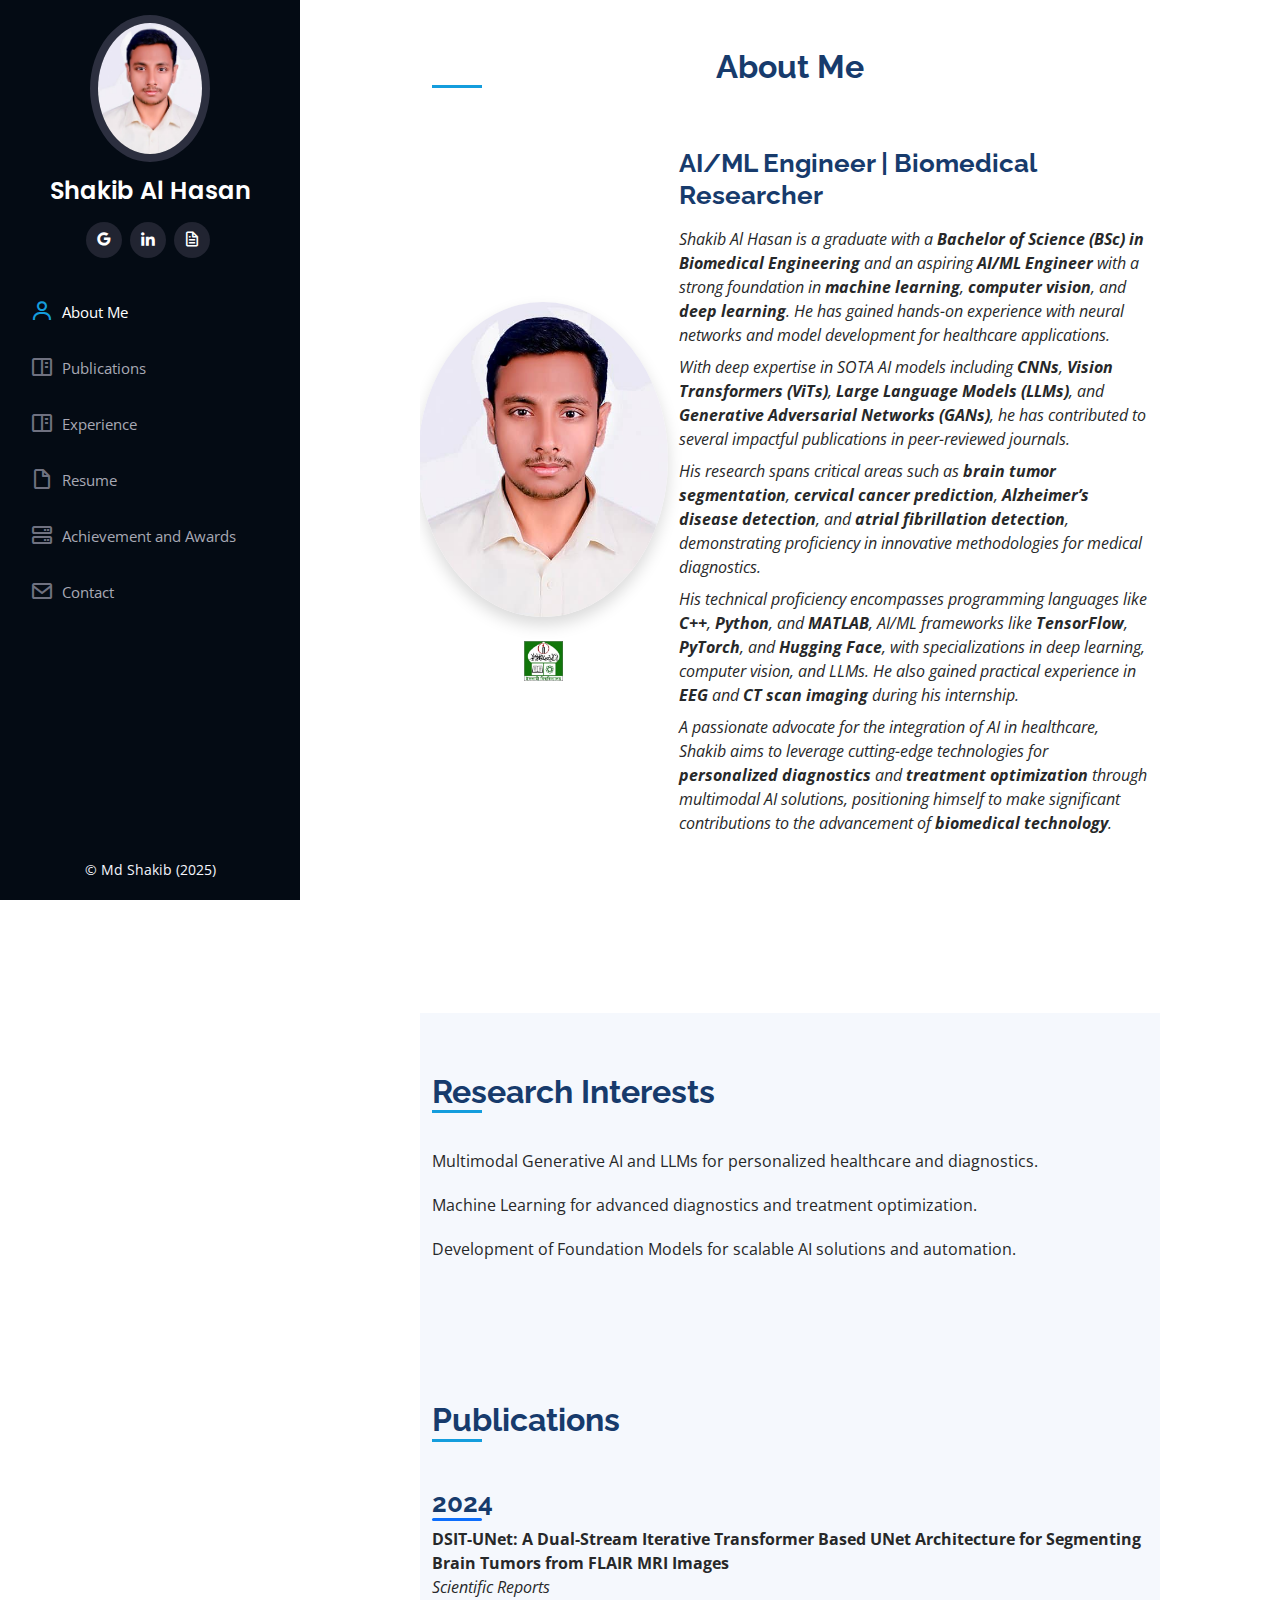
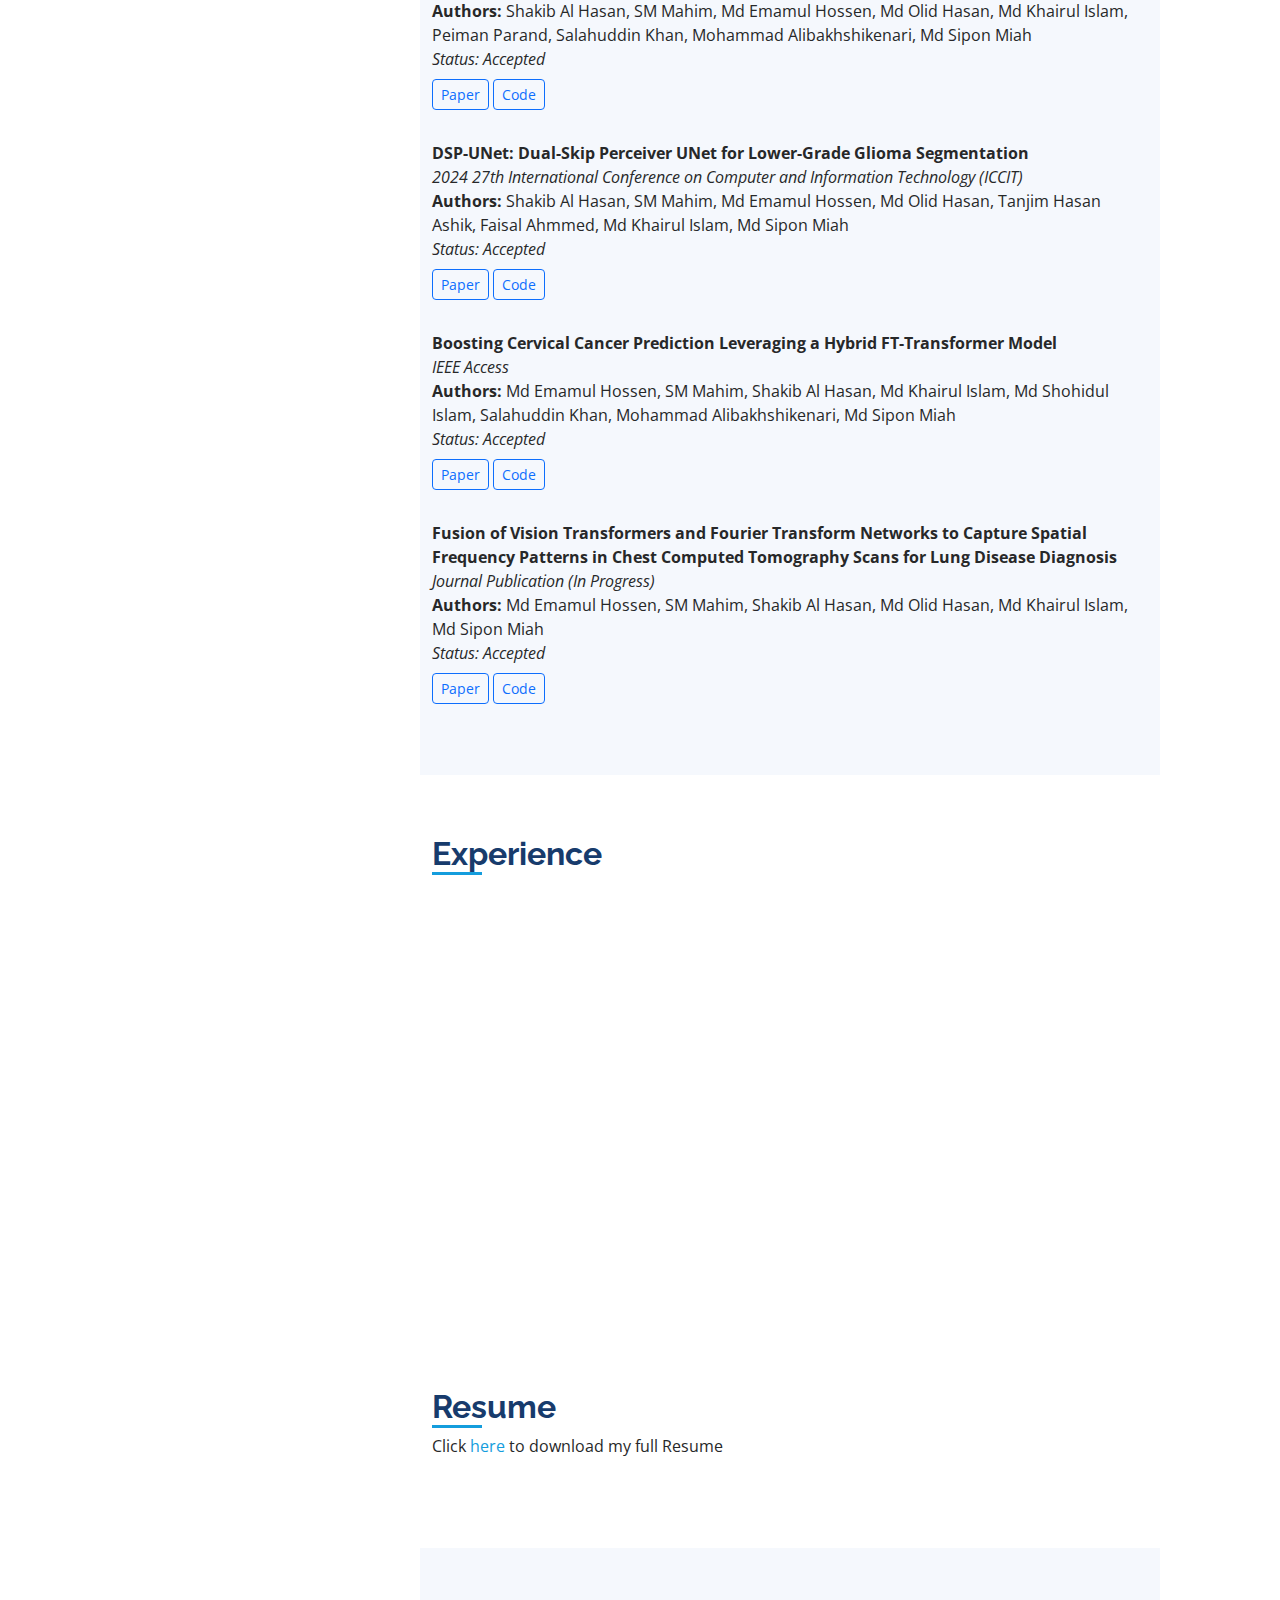
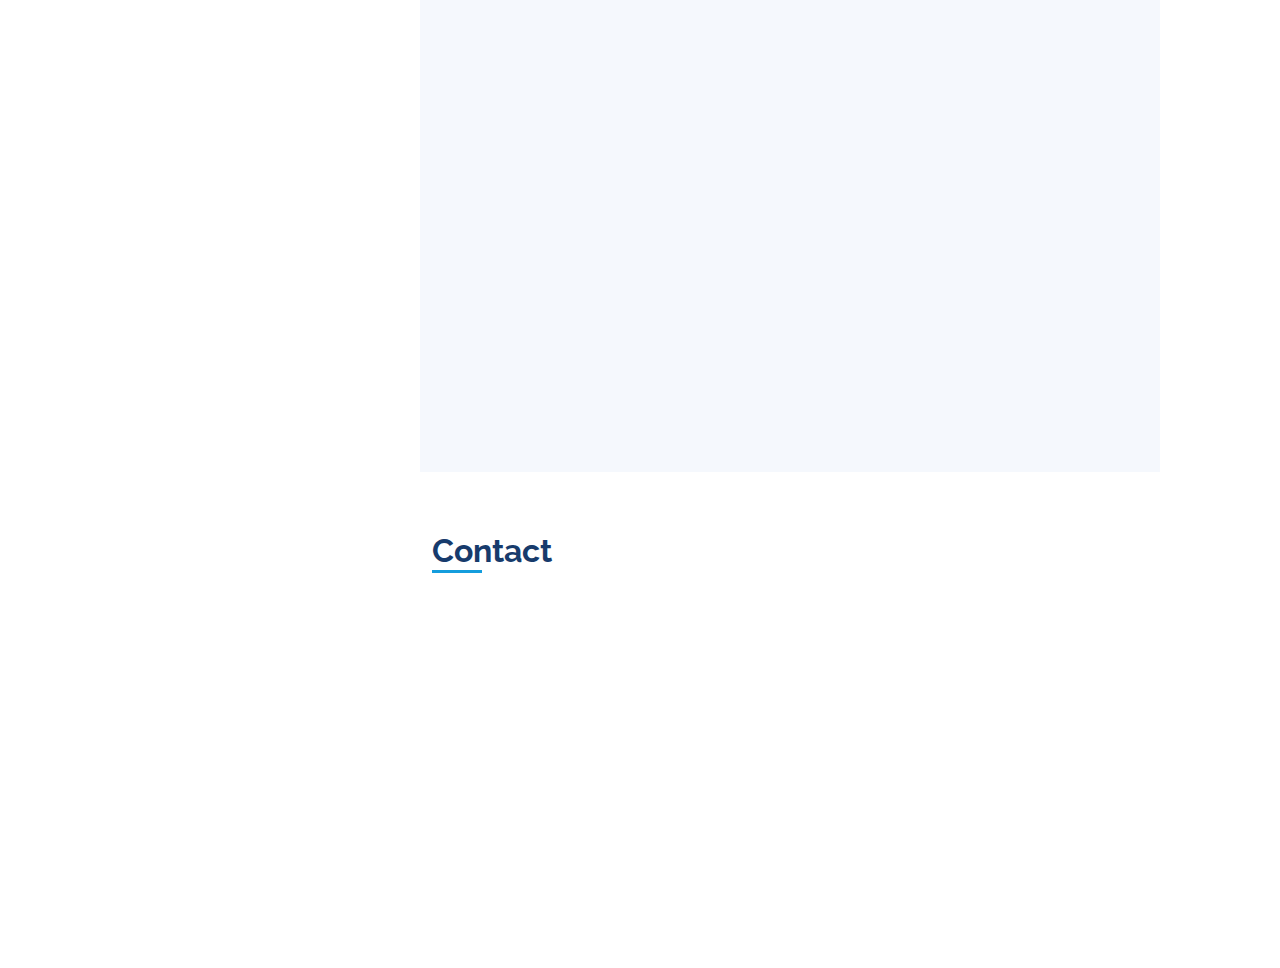
<file: index.html>
<!DOCTYPE html>
<html lang="en">



  <meta charset="utf-8">
  <meta content="width=device-width, initial-scale=1.0" name="viewport">

  <title>Shakib's Homepage</title>
  <meta content="" name="description">
  <meta content="" name="keywords">

  <!-- Favicons -->
  <!-- <link href="assets/img/favicon.png" rel="icon">
  <link href="assets/img/apple-touch-icon.png" rel="apple-touch-icon"> -->
  <link rel="shortcut icon" href="assets/img/bitbug_favicon.ico"/>

  <!-- Google Fonts -->
  <link href="https://fonts.googleapis.com/css?family=Open+Sans:300,300i,400,400i,600,600i,700,700i|Raleway:300,300i,400,400i,500,500i,600,600i,700,700i|Poppins:300,300i,400,400i,500,500i,600,600i,700,700i" rel="stylesheet">

  <!-- Vendor CSS Files -->
  <link href="assets/vendor/aos/aos.css" rel="stylesheet">
  <link href="assets/vendor/icofont/icofont.min.css" rel="stylesheet">
  <link href="assets/vendor/venobox/venobox.css" rel="stylesheet">
  <link href="assets/vendor/owl.carousel/assets/owl.carousel.min.css" rel="stylesheet">
  <link href="assets/vendor/bootstrap/css/bootstrap.min.css" rel="stylesheet">
  <link href="assets/vendor/bootstrap-icons/bootstrap-icons.css" rel="stylesheet">
  <link href="assets/vendor/boxicons/css/boxicons.min.css" rel="stylesheet">
  <link href="assets/vendor/glightbox/css/glightbox.min.css" rel="stylesheet">
  <link href="assets/vendor/swiper/swiper-bundle.min.css" rel="stylesheet">

  <!-- Template Main CSS File -->
  <link href="assets/css/style.css" rel="stylesheet">

  
</head>

<body>

  <!-- ======= Mobile nav toggle button ======= -->
  <i class="bi bi-list mobile-nav-toggle d-xl-none"></i>

  <!-- ======= Header ======= -->
  <header id="header">
    <div class="d-flex flex-column">

      <div class="profile">
        <img src="assets/img//profile.jpeg" alt="" class="img-fluid rounded-circle">
        <h1 class="text-light"><a href="index-2.html">Shakib Al Hasan</a></h1>
        <div class="social-links mt-3 text-center">
          
           <a href="https://scholar.google.com/citations?user=o2q1AbkAAAAJ&hl=en" target="_blank" class="google-scholar"><i class="bx bxl-google"></i></a>
          <a href="https://www.linkedin.com/in/s-alhasan" target="_blank" class="linkedin"><i class="bx bxl-linkedin"></i></a>
          <a href="http://127.0.0.1:5500/assets/img/CV.pdf" target="_blank" class="resume"><i class="bx bx-file"></i></a>
          
          
         
        </div>
      </div>

      <nav id="navbar" class="nav-menu navbar">
        <ul>
          <!-- <li><a href="#hero" class="nav-link scrollto active"><i class="bx bx-home"></i> <span>Home</span></a></li> -->
          <li><a href="#about" class="nav-link scrollto"><i class="bx bx-user"></i> <span>About Me</span></a></li>
          <li><a href="#publications" class="nav-link scrollto"><i class="bx bx-book-content"></i> <span>Publications</span></a></li>
          <li><a href="#experience" class="nav-link scrollto"><i class="bx bx-book-content"></i> <span>Experience</span></a></li>
          <li><a href="/assets/img/CV.pdf" class="nav-link scrollto"><i class="bx bx-file-blank"></i> <span>Resume</span></a></li>
          <li><a href="#awards" class="nav-link scrollto"><i class="bx bx-server"></i> <span>Achievement and Awards</span></a></li>
          <li><a href="#contact" class="nav-link scrollto"><i class="bx bx-envelope"></i> <span>Contact</span></a></li>
        </ul>
      </nav><!-- .nav-menu -->
    </div>
  </header><!-- End Header -->

  <!-- ======= Hero Section ======= -->
  <!-- <section id="hero" class="d-flex flex-column justify-content-center align-items-center">
    <div class="hero-container" data-aos="fade-in">
      <h1>Md Kowsher</h1>
      <p>I <span class="typed" data-typed-items="am a researcher, am a coder, explore Graph NNs"></span></p>
    </div>
  </section> -->
  <!-- End Hero -->

  <main id="main">

    <!-- ======= About Section ======= -->
	<section id="about" class="about py-5">
  <div class="container">
    <div class="section-title text-center mb-4">
      <h2>About Me</h2>
    </div>

    <div class="row align-items-center">
      <!-- Left: Profile Image + University Logos -->
      <div class="col-lg-4 d-flex flex-column align-items-center">
        <img src="assets/img/profile.jpeg" class="img-fluid rounded-circle shadow mb-3" alt="Profile Picture" style="max-width: 250px;">

        <!-- University logos side-by-side -->
        <div class="d-flex justify-content-center flex-wrap gap-3 mt-2">
          <img src="assets/img/logo2.png" alt="University Logo" style="height: 40px;">
        </div>
      </div>

      <!-- Right: About Text -->
      <div class="col-lg-8 pt-4 pt-lg-0 content">
        <h3 class="fw-bold mb-3">AI/ML Engineer | Biomedical Researcher</h3>

        <p class="fst-italic mb-2">
          Shakib Al Hasan is a graduate with a <b>Bachelor of Science (BSc) in Biomedical Engineering</b> and an aspiring 
          <b>AI/ML Engineer</b> with a strong foundation in <b>machine learning</b>, <b>computer vision</b>, and <b>deep learning</b>. 
          He has gained hands-on experience with neural networks and model development for healthcare applications.
        </p>

        <p class="fst-italic mb-2">
          With deep expertise in SOTA AI models including <b>CNNs</b>, <b>Vision Transformers (ViTs)</b>, 
          <b>Large Language Models (LLMs)</b>, and <b>Generative Adversarial Networks (GANs)</b>, 
          he has contributed to several impactful publications in peer-reviewed journals.
        </p>

        <p class="fst-italic mb-2">
          His research spans critical areas such as <b>brain tumor segmentation</b>, <b>cervical cancer prediction</b>, 
          <b>Alzheimer’s disease detection</b>, and <b>atrial fibrillation detection</b>, demonstrating proficiency in 
          innovative methodologies for medical diagnostics.
        </p>

        <p class="fst-italic mb-2">
          His technical proficiency encompasses programming languages like <b>C++</b>, <b>Python</b>, and <b>MATLAB</b>, 
          AI/ML frameworks like <b>TensorFlow</b>, <b>PyTorch</b>, and <b>Hugging Face</b>, 
          with specializations in deep learning, computer vision, and LLMs. 
          He also gained practical experience in <b>EEG</b> and <b>CT scan imaging</b> during his internship.
        </p>

        <p class="fst-italic mb-0">
          A passionate advocate for the integration of AI in healthcare, 
          Shakib aims to leverage cutting-edge technologies for <b>personalized diagnostics</b> and 
          <b>treatment optimization</b> through multimodal AI solutions, positioning himself to make 
          significant contributions to the advancement of <b>biomedical technology</b>.
        </p>
      </div>
    </div>
  </div>
</section>

	
	<section id="job_exp" class="job_exp">
	  <div class="container">
	    <div class="logo-row-scroll" style="overflow-x: auto; white-space: nowrap; padding-bottom: 10px;">
	     
	    </div>
	  </div>
	</section>




      
    </section><!-- End About Section -->
<!-- ======= Research Interests Section ======= -->
<section id="research-interests" class="about section-bg">
  <div class="container">
    <div class="section-title">
      <h2>Research Interests</h2>
    </div>

    <div class="row">
      <div class="col-lg-12 content">
        <ul>
          <li>Multimodal Generative AI and LLMs for personalized healthcare and diagnostics.</li>
          <li>Machine Learning for advanced diagnostics and treatment optimization.</li>
          <li>Development of Foundation Models for scalable AI solutions and automation.</li>
        </ul>
      </div>
    </div>
  </div>
</section>
<!-- End Research Interests Section -->

        <!-- End Services Section -->

    <!-- ======= Skills Section ======= -->
    <!-- <section id="skills" class="skills section-bg">
      <div class="container">

        <div class="section-title">
          <h2>Skills</h2>
          <p>Magnam dolores commodi suscipit. Necessitatibus eius consequatur ex aliquid fuga eum quidem. Sit sint consectetur velit. Quisquam quos quisquam cupiditate. Et nemo qui impedit suscipit alias ea. Quia fugiat sit in iste officiis commodi quidem hic quas.</p>
        </div>

        <div class="row skills-content">

          <div class="col-lg-6" data-aos="fade-up">

            <div class="progress">
              <span class="skill">HTML <i class="val">100%</i></span>
              <div class="progress-bar-wrap">
                <div class="progress-bar" role="progressbar" aria-valuenow="100" aria-valuemin="0" aria-valuemax="100"></div>
              </div>
            </div>

          </div>

          <div class="col-lg-6" data-aos="fade-up" data-aos-delay="100">

            <div class="progress">
              <span class="skill">PHP <i class="val">100%</i></span>
              <div class="progress-bar-wrap">
                <div class="progress-bar" role="progressbar" aria-valuenow="80" aria-valuemin="0" aria-valuemax="100"></div>
              </div>
            </div>

          </div>

        </div>

      </div>
    </section> -->
    <!-- End Skills Section -->

    

    <!-- ======= Portfolio Section ======= -->
    <!-- <section id="portfolio" class="portfolio section-bg">
      <div class="container">

        <div class="section-title">
          <h2>Portfolio</h2>
          <p>Magnam dolores commodi suscipit. Necessitatibus eius consequatur ex aliquid fuga eum quidem. Sit sint consectetur velit. Quisquam quos quisquam cupiditate. Et nemo qui impedit suscipit alias ea. Quia fugiat sit in iste officiis commodi quidem hic quas.</p>
        </div>

        <div class="row" data-aos="fade-up">
          <div class="col-lg-12 d-flex justify-content-center">
            <ul id="portfolio-flters">
              <li data-filter="*" class="filter-active">All</li>
              <li data-filter=".filter-app">App</li>
              <li data-filter=".filter-card">Card</li>
              <li data-filter=".filter-web">Web</li>
            </ul>
          </div>
        </div>

        <div class="row portfolio-container" data-aos="fade-up" data-aos-delay="100">

          <div class="col-lg-4 col-md-6 portfolio-item filter-app">
            <div class="portfolio-wrap">
              <img src="assets/img/portfolio/portfolio-1.jpg" class="img-fluid" alt="">
              <div class="portfolio-links">
                <a href="assets/img/portfolio/portfolio-1.jpg" data-gallery="portfolioGallery" class="portfolio-lightbox" title="App 1"><i class="bx bx-plus"></i></a>
                <a href="portfolio-details.html" title="More Details"><i class="bx bx-link"></i></a>
              </div>
            </div>
          </div>

          <div class="col-lg-4 col-md-6 portfolio-item filter-web">
            <div class="portfolio-wrap">
              <img src="assets/img/portfolio/portfolio-2.jpg" class="img-fluid" alt="">
              <div class="portfolio-links">
                <a href="assets/img/portfolio/portfolio-2.jpg" data-gallery="portfolioGallery" class="portfolio-lightbox" title="Web 3"><i class="bx bx-plus"></i></a>
                <a href="portfolio-details.html" title="More Details"><i class="bx bx-link"></i></a>
              </div>
            </div>
          </div>

          <div class="col-lg-4 col-md-6 portfolio-item filter-app">
            <div class="portfolio-wrap">
              <img src="assets/img/portfolio/portfolio-3.jpg" class="img-fluid" alt="">
              <div class="portfolio-links">
                <a href="assets/img/portfolio/portfolio-3.jpg" data-gallery="portfolioGallery" class="portfolio-lightbox" title="App 2"><i class="bx bx-plus"></i></a>
                <a href="portfolio-details.html" title="More Details"><i class="bx bx-link"></i></a>
              </div>
            </div>
          </div>

          <div class="col-lg-4 col-md-6 portfolio-item filter-card">
            <div class="portfolio-wrap">
              <img src="assets/img/portfolio/portfolio-4.jpg" class="img-fluid" alt="">
              <div class="portfolio-links">
                <a href="assets/img/portfolio/portfolio-4.jpg" data-gallery="portfolioGallery" class="portfolio-lightbox" title="Card 2"><i class="bx bx-plus"></i></a>
                <a href="portfolio-details.html" title="More Details"><i class="bx bx-link"></i></a>
              </div>
            </div>
          </div>

          <div class="col-lg-4 col-md-6 portfolio-item filter-web">
            <div class="portfolio-wrap">
              <img src="assets/img/portfolio/portfolio-5.jpg" class="img-fluid" alt="">
              <div class="portfolio-links">
                <a href="assets/img/portfolio/portfolio-5.jpg" data-gallery="portfolioGallery" class="portfolio-lightbox" title="Web 2"><i class="bx bx-plus"></i></a>
                <a href="portfolio-details.html" title="More Details"><i class="bx bx-link"></i></a>
              </div>
            </div>
          </div>

          <div class="col-lg-4 col-md-6 portfolio-item filter-app">
            <div class="portfolio-wrap">
              <img src="assets/img/portfolio/portfolio-6.jpg" class="img-fluid" alt="">
              <div class="portfolio-links">
                <a href="assets/img/portfolio/portfolio-6.jpg" data-gallery="portfolioGallery" class="portfolio-lightbox" title="App 3"><i class="bx bx-plus"></i></a>
                <a href="portfolio-details.html" title="More Details"><i class="bx bx-link"></i></a>
              </div>
            </div>
          </div>

          <div class="col-lg-4 col-md-6 portfolio-item filter-card">
            <div class="portfolio-wrap">
              <img src="assets/img/portfolio/portfolio-7.jpg" class="img-fluid" alt="">
              <div class="portfolio-links">
                <a href="assets/img/portfolio/portfolio-7.jpg" data-gallery="portfolioGallery" class="portfolio-lightbox" title="Card 1"><i class="bx bx-plus"></i></a>
                <a href="portfolio-details.html" title="More Details"><i class="bx bx-link"></i></a>
              </div>
            </div>
          </div>

          <div class="col-lg-4 col-md-6 portfolio-item filter-card">
            <div class="portfolio-wrap">
              <img src="assets/img/portfolio/portfolio-8.jpg" class="img-fluid" alt="">
              <div class="portfolio-links">
                <a href="assets/img/portfolio/portfolio-8.jpg" data-gallery="portfolioGallery" class="portfolio-lightbox" title="Card 3"><i class="bx bx-plus"></i></a>
                <a href="portfolio-details.html" title="More Details"><i class="bx bx-link"></i></a>
              </div>
            </div>
          </div>

          <div class="col-lg-4 col-md-6 portfolio-item filter-web">
            <div class="portfolio-wrap">
              <img src="assets/img/portfolio/portfolio-9.jpg" class="img-fluid" alt="">
              <div class="portfolio-links">
                <a href="assets/img/portfolio/portfolio-9.jpg" data-gallery="portfolioGallery" class="portfolio-lightbox" title="Web 3"><i class="bx bx-plus"></i></a>
                <a href="portfolio-details.html" title="More Details"><i class="bx bx-link"></i></a>
              </div>
            </div>
          </div>

        </div>

      </div>
    </section> -->
    <!-- End Portfolio Section -->
<!-- ======= Publications Section ======= -->
<!-- ======= Publications Section ======= -->
<section id="publications" class="about section-bg">
  <style>
    .section-title h2 {
      position: relative;
      padding-bottom: 2px;
      margin-bottom: 6px;
      font-weight: 700;
    }

    .subsection-title {
      margin-top: 20px;
      margin-bottom: 6px;
      position: relative;
      padding-bottom: 2px;
      font-weight: 700;
    }

    .subsection-title::after {
      content: "";
      position: absolute;
      left: 0;
      bottom: 0;
      height: 3px;
      width: 50px;
      background: #0d6efd;
      border-radius: 2px;
    }

    #publications .content > h3 {
      margin-top: 6px;
      margin-bottom: 6px;
    }

    #publications .content {
      padding-top: 0px !important;
    }

    #publications .row {
      margin-top: 4px !important;
      margin-bottom: 4px !important;
    }

    .btn-links {
      margin-top: 4px;
      margin-bottom: 3px;
    }
  </style>

  <div class="container">
    <div class="section-title">
      <h2>Publications</h2>
    </div>

    <div class="row">
      <div class="col-lg-12 pt-4 pt-lg-0 content">
       
		    <div class="col-lg-12 pt-4 pt-lg-0 content">
        <h3 class="subsection-title">2024</h3>

        <strong>DSIT-UNet: A Dual-Stream Iterative Transformer Based UNet Architecture for Segmenting Brain Tumors from FLAIR MRI Images</strong>
        <div><em>Scientific Reports</em></div>
        <strong>Authors:</strong> Shakib Al Hasan, SM Mahim, Md Emamul Hossen, Md Olid Hasan, Md Khairul Islam, Peiman Parand, Salahuddin Khan, Mohammad Alibakhshikenari, Md Sipon Miah  
        <div><em>Status: Accepted</em></div>
        <div class="btn-links">
          <a class="btn btn-outline-primary my-1 mr-1 btn-sm" href="#" target="_blank">Paper</a>
          <a class="btn btn-outline-primary my-1 mr-1 btn-sm" href="#" target="_blank">Code</a>
        </div>

        <br />

		  

        <strong>DSP-UNet: Dual-Skip Perceiver UNet for Lower-Grade Glioma Segmentation</strong>
        <div><em>2024 27th International Conference on Computer and Information Technology (ICCIT)</em></div>
        <strong>Authors:</strong> Shakib Al Hasan, SM Mahim, Md Emamul Hossen, Md Olid Hasan, Tanjim Hasan Ashik, Faisal Ahmmed, Md Khairul Islam, Md Sipon Miah  
        <div><em>Status: Accepted</em></div>
        <div class="btn-links">
          <a class="btn btn-outline-primary my-1 mr-1 btn-sm" href="#" target="_blank">Paper</a>
          <a class="btn btn-outline-primary my-1 mr-1 btn-sm" href="#" target="_blank">Code</a>
        </div>

        <br />

        <strong>Boosting Cervical Cancer Prediction Leveraging a Hybrid FT-Transformer Model</strong>
        <div><em>IEEE Access</em></div>
        <strong>Authors:</strong> Md Emamul Hossen, SM Mahim, Shakib Al Hasan, Md Khairul Islam, Md Shohidul Islam, Salahuddin Khan, Mohammad Alibakhshikenari, Md Sipon Miah  
        <div><em>Status: Accepted</em></div>
        <div class="btn-links">
          <a class="btn btn-outline-primary my-1 mr-1 btn-sm" href="#" target="_blank">Paper</a>
          <a class="btn btn-outline-primary my-1 mr-1 btn-sm" href="#" target="_blank">Code</a>
        </div>

        <br />

        <strong>Fusion of Vision Transformers and Fourier Transform Networks to Capture Spatial Frequency Patterns in Chest Computed Tomography Scans for Lung Disease Diagnosis</strong>
        <div><em>Journal Publication (In Progress)</em></div>
        <strong>Authors:</strong> Md Emamul Hossen, SM Mahim, Shakib Al Hasan, Md Olid Hasan, Md Khairul Islam, Md Sipon Miah  
        <div><em>Status: Accepted</em></div>
        <div class="btn-links">
          <a class="btn btn-outline-primary my-1 mr-1 btn-sm" href="#" target="_blank">Paper</a>
          <a class="btn btn-outline-primary my-1 mr-1 btn-sm" href="#" target="_blank">Code</a>
        </div>
      </div>
    </div>
  </div>
</section>
<!-- End Publication Section -->
 <!-- ======= Experience Section (Work + Education + Research) ======= -->
<section id="experience" class="resume">
  <div class="container">
    <div class="section-title">
      <h2>Experience</h2>
    </div>

    <div class="row">
      <!-- Left Column: Work Experience -->
      <div class="col-lg-6" data-aos="fade-up">
        <h3 class="resume-title">Internship</h3>

        <div class="resume-item">
          <h4>Intern</h4>
          <h5>Fieldwork Program (One Week)</h5>
          <p><em>Amin Diagnostic Ltd., Kushtia-7003, Bangladesh</em></p>
          <ul>
            <li>Gained practical experience in EEG and CT scan imaging techniques.</li>
            <li>Part of the fieldwork requirement for the B.Sc. (Eng.) in Biomedical Engineering.</li>
          </ul>
        </div>
      </div>

      <!-- Right Column: Education -->
      <div class="col-lg-6" data-aos="fade-up" data-aos-delay="100">
        <h3 class="resume-title">Education</h3>

        <div class="resume-item">
          <h4>Bachelor of Science (B.Sc.) in Biomedical Engineering (BME)</h4>
          <h5>January 2020 – August 2025</h5>
          <p><em>Islamic University (IU), Kushtia-7003, Bangladesh</em></p>
          <ul>
            <li>CGPA: 3.47/4.00 (3.77 in last semester)</li>
          </ul>
        </div>
      </div>
    </div>
  </div>
</section>
<!-- End Experience Section -->

<!-- ======= Resume Download Section ======= -->
<section id="resume-download" class="resume">
  <div class="container">
    <div class="section-title">
      <h2>Resume</h2>
      <p>Click <a href="https://github.com/al-hasan7/myportfolio/blob/main/assets/img/CV.pdf" target="_blank" class="resume">here</a> to download my full Resume</p>
    </div>
  </div>
</section>

 <!-- ======= Services Section ======= -->
<section id="awards" class="awards section-bg">
  <div class="container" data-aos="fade-up">
    <div class="section-title">
      <h2>Achievement and Awards</h2>
    </div>

    <div class="row">
      <div class="col-lg-12 pt-4 pt-lg-0 content">
        <ul class="list-unstyled">
          <li data-aos="fade-left" data-aos-delay="100">
            <i class="icofont-trophy"></i>
            <strong>Top Five in Precise Energy Olympiad 2020</strong><br>
            A two-stage Olympiad in Physics, Chemistry, and Mathematics, organized by the Information Center on Nuclear Energy (ICONE), Dhaka.<br>
            <em>Website:</em> <a href="https://bdnuclear.energy" target="_blank">bdnuclear.energy</a>
          </li>

          <li data-aos="fade-left" data-aos-delay="200">
            <i class="icofont-trophy"></i>
            <strong>Biology Olympiad 2019 (Division Runner-Up)</strong><br>
            Secured First Runner-Up in the divisional round. Organized by the Bangladesh Biology Olympiad.<br>
            <em>Website:</em> <a href="https://bdbo.org" target="_blank">bdbo.org</a>
          </li>

          <li data-aos="fade-left" data-aos-delay="300">
            <i class="icofont-trophy"></i>
            <strong>Aspire Leaders Bangladeshi Alumni Community</strong><br>
            Aspire Leader for the global leadership program empowering first-generation university students and recent graduates, initiated by Harvard University in 2017 and now run by the Aspire Institute.<br>
            <em>Website:</em> <a href="https://aspireleaders.org" target="_blank">aspireleaders.org</a>
          </li>
        </ul>
      </div>
    </div>
  </div>
</section>
<!-- End Achievement and Awards Section -->


	  
  

    <!-- ======= Testimonials Section ======= -->
    <!-- <section id="testimonials" class="testimonials section-bg">
      <div class="container">

        <div class="section-title">
          <h2>Testimonials</h2>
          <p>Magnam dolores commodi suscipit. Necessitatibus eius consequatur ex aliquid fuga eum quidem. Sit sint consectetur velit. Quisquam quos quisquam cupiditate. Et nemo qui impedit suscipit alias ea. Quia fugiat sit in iste officiis commodi quidem hic quas.</p>
        </div>

        <div class="testimonials-slider swiper" data-aos="fade-up" data-aos-delay="100">
          <div class="swiper-wrapper">

            <div class="swiper-slide">
              <div class="testimonial-item" data-aos="fade-up">
                <p>
                  <i class="bx bxs-quote-alt-left quote-icon-left"></i>
                  Proin iaculis purus consequat sem cure digni ssim donec porttitora entum suscipit rhoncus. Accusantium quam, ultricies eget id, aliquam eget nibh et. Maecen aliquam, risus at semper.
                  <i class="bx bxs-quote-alt-right quote-icon-right"></i>
                </p>
                <img src="assets/img/testimonials/testimonials-1.jpg" class="testimonial-img" alt="">
                <h3>Saul Goodman</h3>
                <h4>Ceo &amp; Founder</h4>
              </div>
            </div>

            <div class="swiper-slide">
              <div class="testimonial-item" data-aos="fade-up" data-aos-delay="100">
                <p>
                  <i class="bx bxs-quote-alt-left quote-icon-left"></i>
                  Export tempor illum tamen malis malis eram quae irure esse labore quem cillum quid cillum eram malis quorum velit fore eram velit sunt aliqua noster fugiat irure amet legam anim culpa.
                  <i class="bx bxs-quote-alt-right quote-icon-right"></i>
                </p>
                <img src="assets/img/testimonials/testimonials-2.jpg" class="testimonial-img" alt="">
                <h3>Sara Wilsson</h3>
                <h4>Designer</h4>
              </div>
            </div>

          </div>
          <div class="swiper-pagination"></div>
        </div>

      </div>
    </section> -->
    <!-- End Testimonials Section -->

    <!-- ======= Contact Section ======= -->
    <section id="contact" class="contact">
      <div class="container">

        <div class="section-title">
          <h2>Contact</h2>
          <!-- <p>Contact me</p> -->
        </div>

        <div class="row" data-aos="fade-in">

          <div class="col-lg-5 d-flex align-items-stretch">
            <div class="info">
              <div class="address">
                <i class="bi bi-geo-alt"></i>
                <h4>Location:</h4>
                <p>Bangladesh</p>
              </div>

              <div class="email">
                <i class="bi bi-envelope"></i>
                <h4>Email:</h4>
                <p>alhasan.bme@gmail.com</p>
              </div>

              <!-- <div class="phone">
                <i class="bi bi-phone"></i>
                <h4>Call:</h4>
                <p>My Phone Number</p>
              </div> -->

              <!-- <iframe src="https://www.google.com/maps/embed?pb=!1m14!1m8!1m3!1d12097.433213460943!2d-74.0062269!3d40.7101282!3m2!1i1024!2i768!4f13.1!3m3!1m2!1s0x0%3A0xb89d1fe6bc499443!2sDowntown+Conference+Center!5e0!3m2!1smk!2sbg!4v1539943755621" frameborder="0" style="border:0; width: 100%; height: 290px;" allowfullscreen></iframe> -->
            </div>

          </div>

          <!-- <div class="col-lg-7 mt-5 mt-lg-0 d-flex align-items-stretch">
            <form action="forms/contact.php" method="post" role="form" class="php-email-form">
              <div class="row">
                <div class="form-group col-md-6">
                  <label for="name">Your Name</label>
                  <input type="text" name="name" class="form-control" id="name" required>
                </div>
                <div class="form-group col-md-6">
                  <label for="name">Your Email</label>
                  <input type="email" class="form-control" name="email" id="email" required>
                </div>
              </div>
              <div class="form-group">
                <label for="name">Subject</label>
                <input type="text" class="form-control" name="subject" id="subject" required>
              </div>
              <div class="form-group">
                <label for="name">Message</label>
                <textarea class="form-control" name="message" rows="10" required></textarea>
              </div>
              <div class="my-3">
                <div class="loading">Loading</div>
                <div class="error-message"></div>
                <div class="sent-message">Your message has been sent. Thank you!</div>
              </div>
              <div class="text-center"><button type="submit">Send Message</button></div>
            </form>
          </div> -->

        </div>

      </div>
    </section><!-- End Contact Section -->

  </main><!-- End #main -->

  <!-- ======= Footer ======= -->
  <footer id="footer">
    <div class="container">
      <div class="copyright">
        &copy; <span>Md Shakib (2025)</span>
      </div>
      <div class="credits">
        <!-- All the links in the footer should remain intact. -->
        <!-- You can delete the links only if you purchased the pro version. -->
        <!-- Licensing information: https://bootstrapmade.com/license/ -->
        <!-- Purchase the pro version with working PHP/AJAX contact form: https://bootstrapmade.com/iportfolio-bootstrap-portfolio-websites-template/ -->
        
      </div>
    </div>
  </footer><!-- End  Footer -->

  <a href="#" class="back-to-top d-flex align-items-center justify-content-center"><i class="bi bi-arrow-up-short"></i></a>

  <!-- Vendor JS Files -->
  <script src="assets/vendor/purecounter/purecounter_vanilla.js"></script>
  <script src="assets/vendor/aos/aos.js"></script>
  <script src="assets/vendor/bootstrap/js/bootstrap.bundle.min.js"></script>
  <script src="assets/vendor/glightbox/js/glightbox.min.js"></script>
  <script src="assets/vendor/isotope-layout/isotope.pkgd.min.js"></script>
  <script src="assets/vendor/swiper/swiper-bundle.min.js"></script>
  <script src="assets/vendor/typed.js/typed.min.js"></script>
  <script src="assets/vendor/waypoints/noframework.waypoints.js"></script>
  <script src="assets/vendor/php-email-form/validate.js"></script>

  <!-- Template Main JS File -->
  <script src="assets/js/main.js"></script>

</body>


<!-- Mirrored from kowsher.github.io/ by HTTrack Website Copier/3.x [XR&CO'2014], Sat, 04 Oct 2025 06:08:35 GMT -->
</html>
</file>
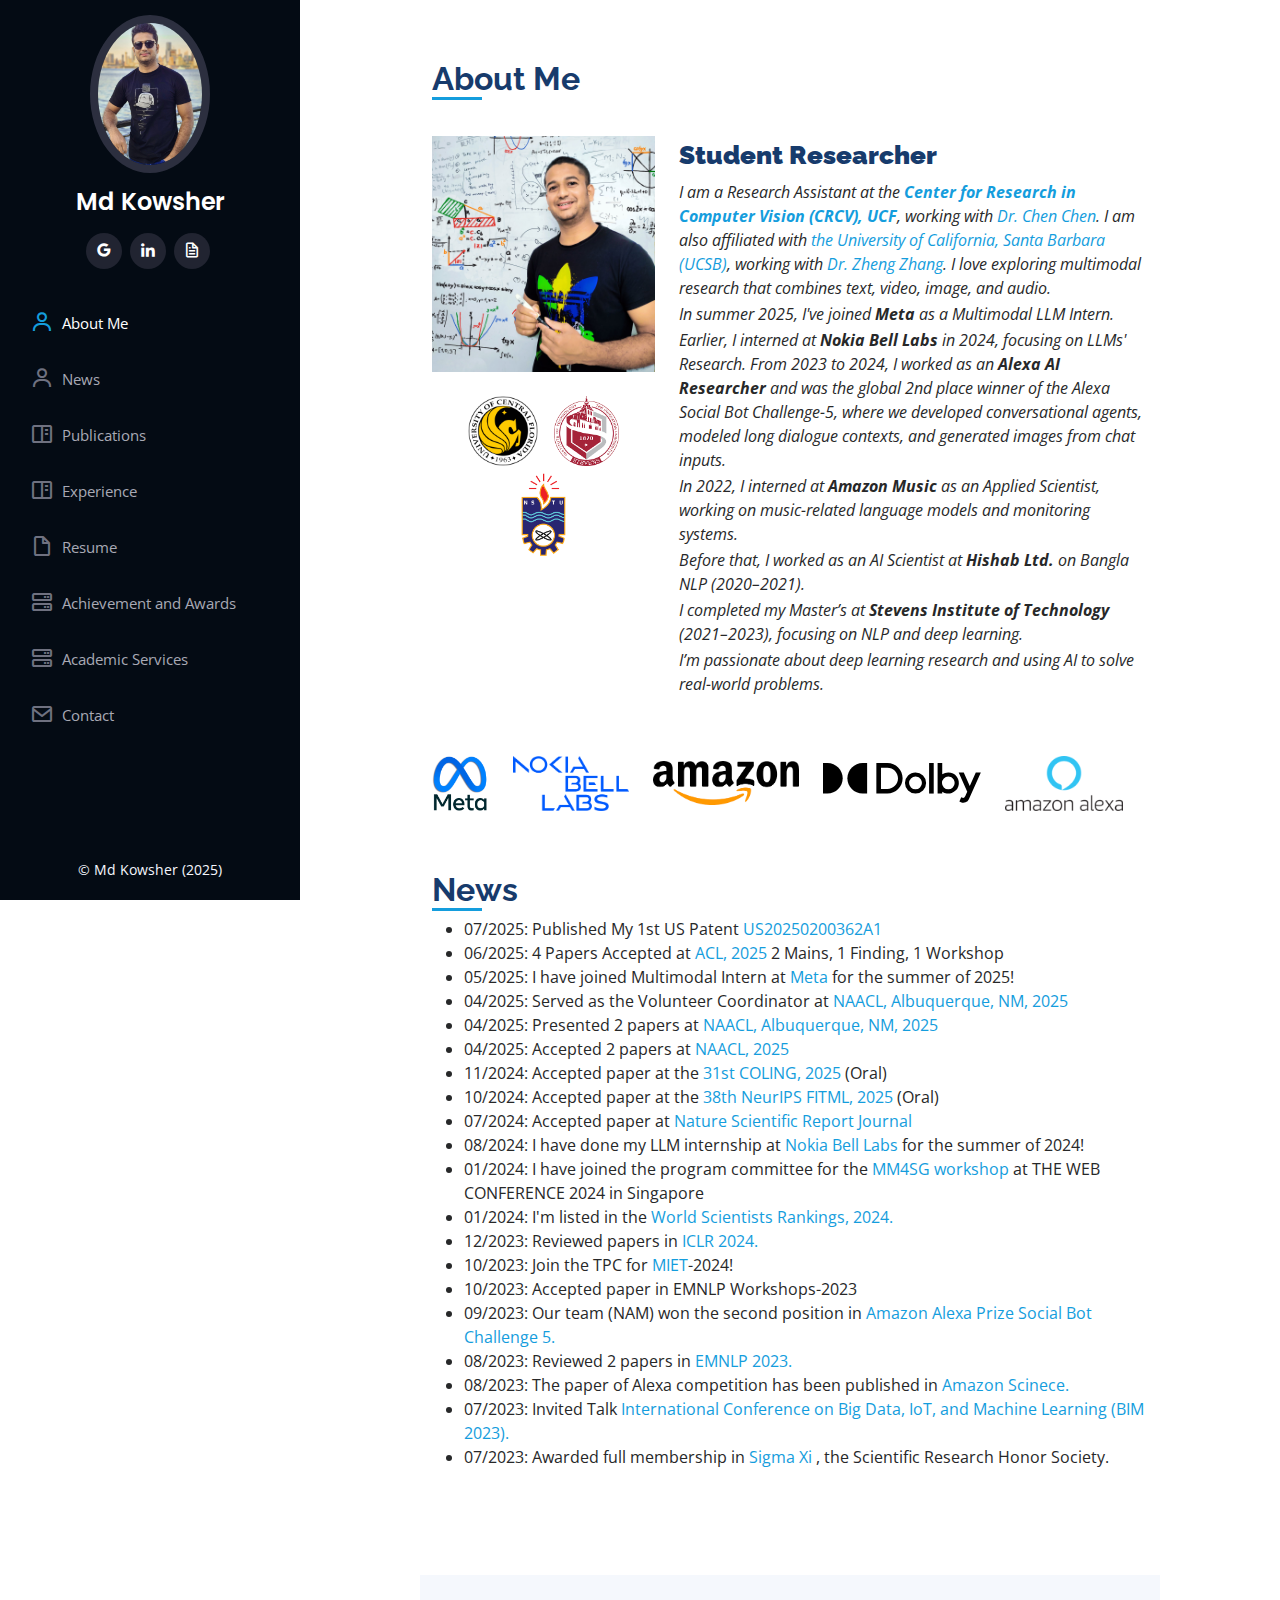
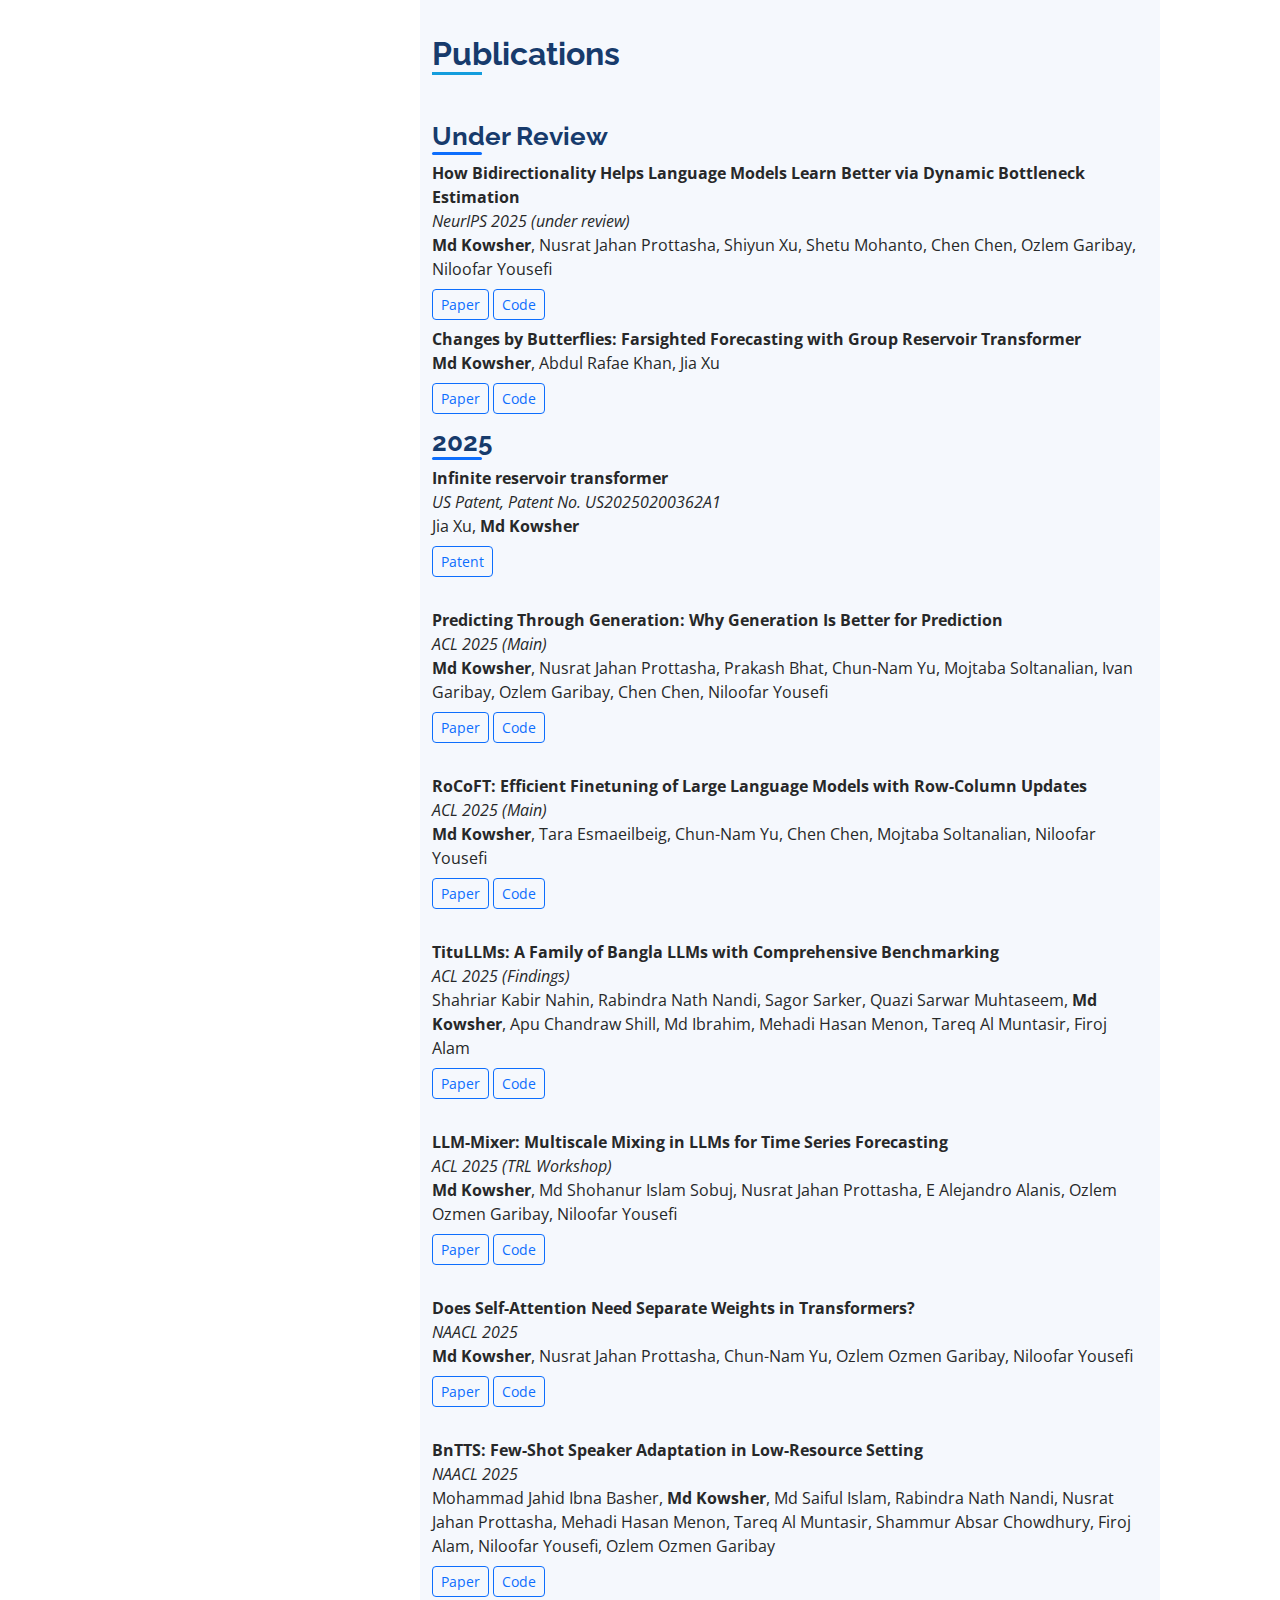
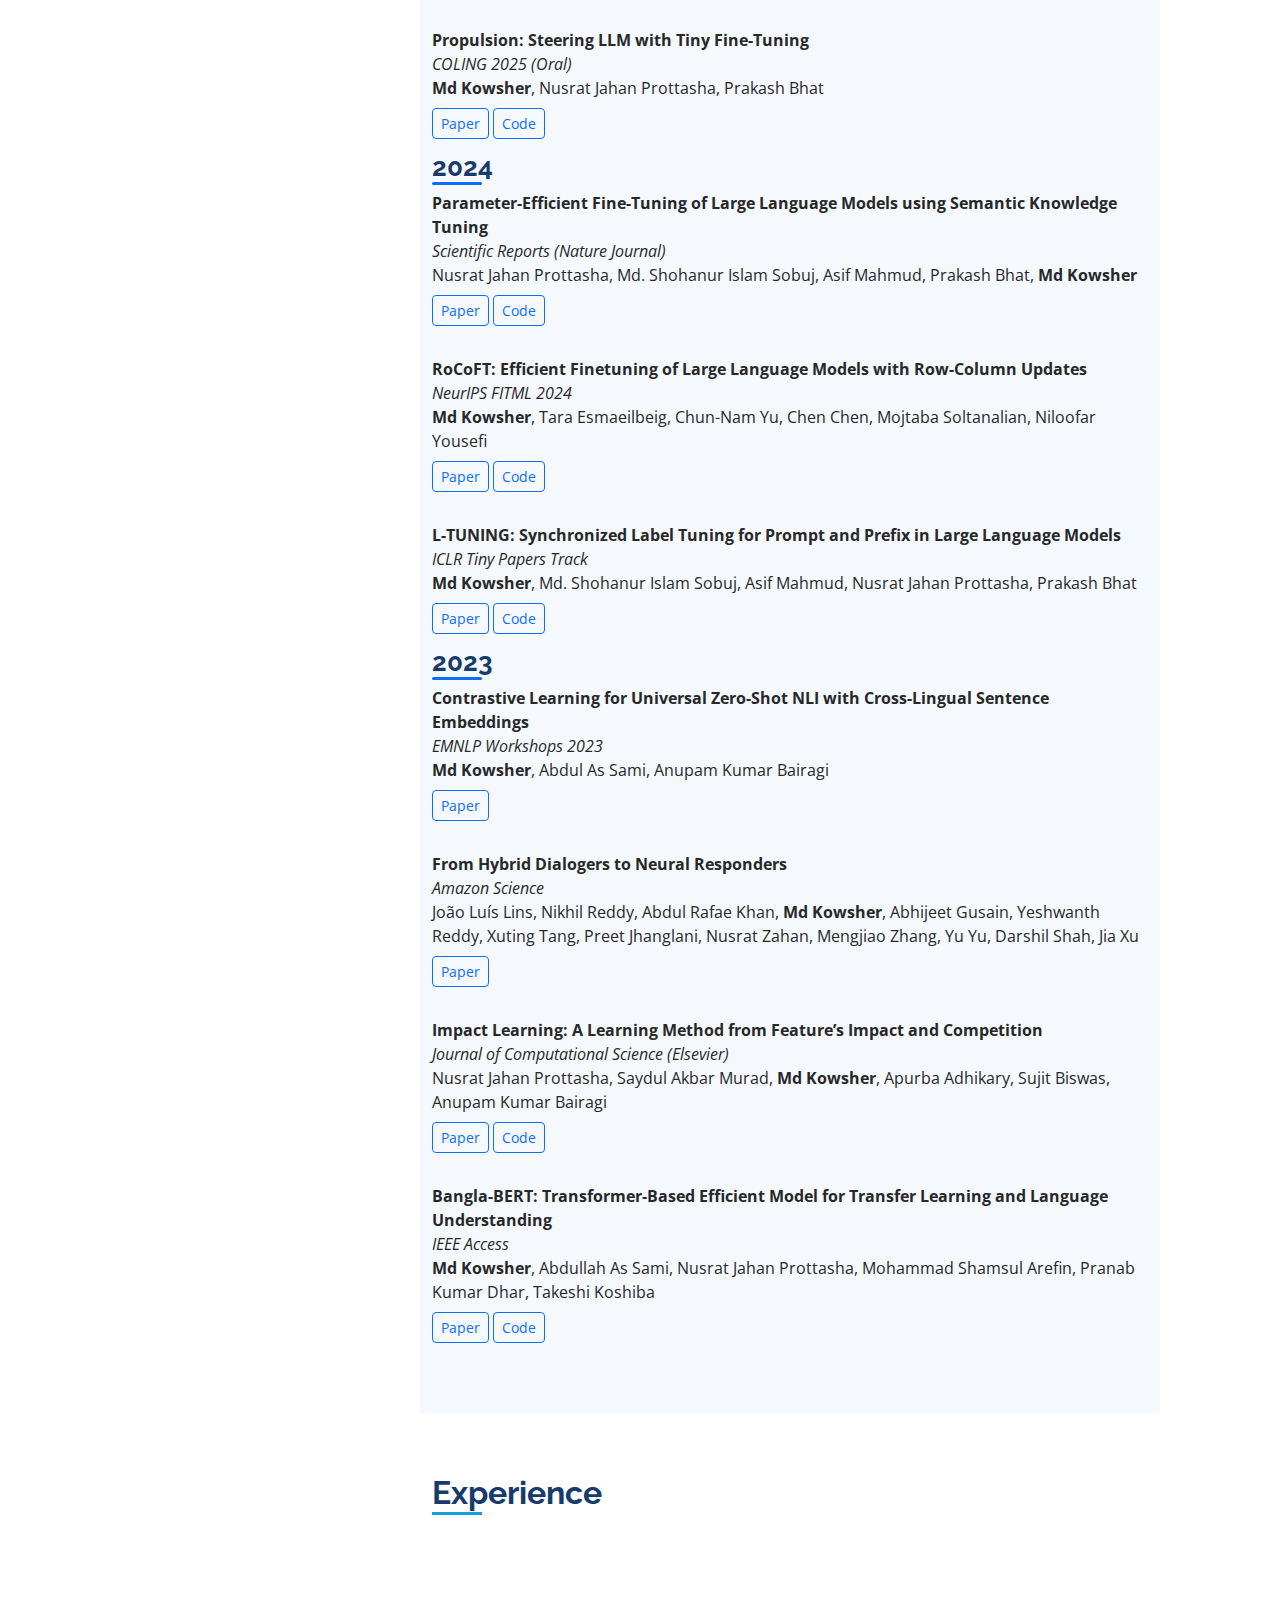
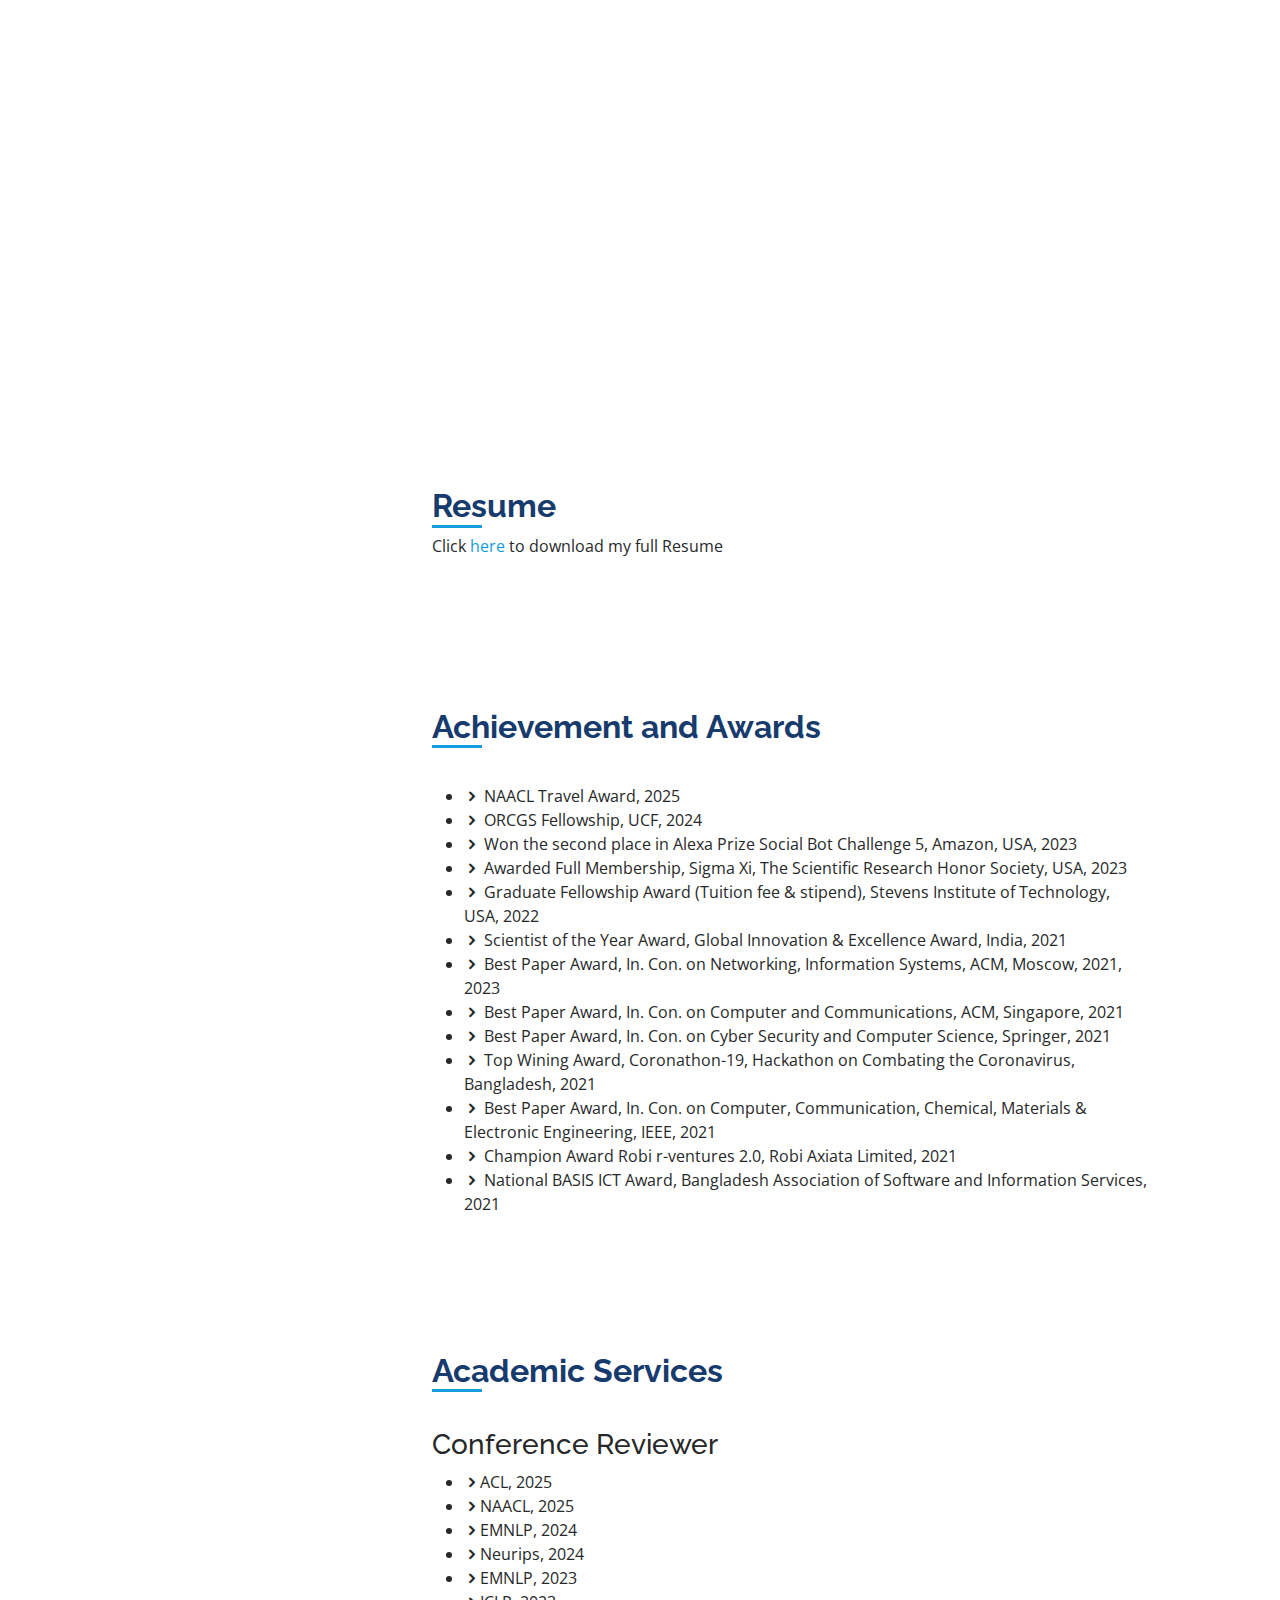
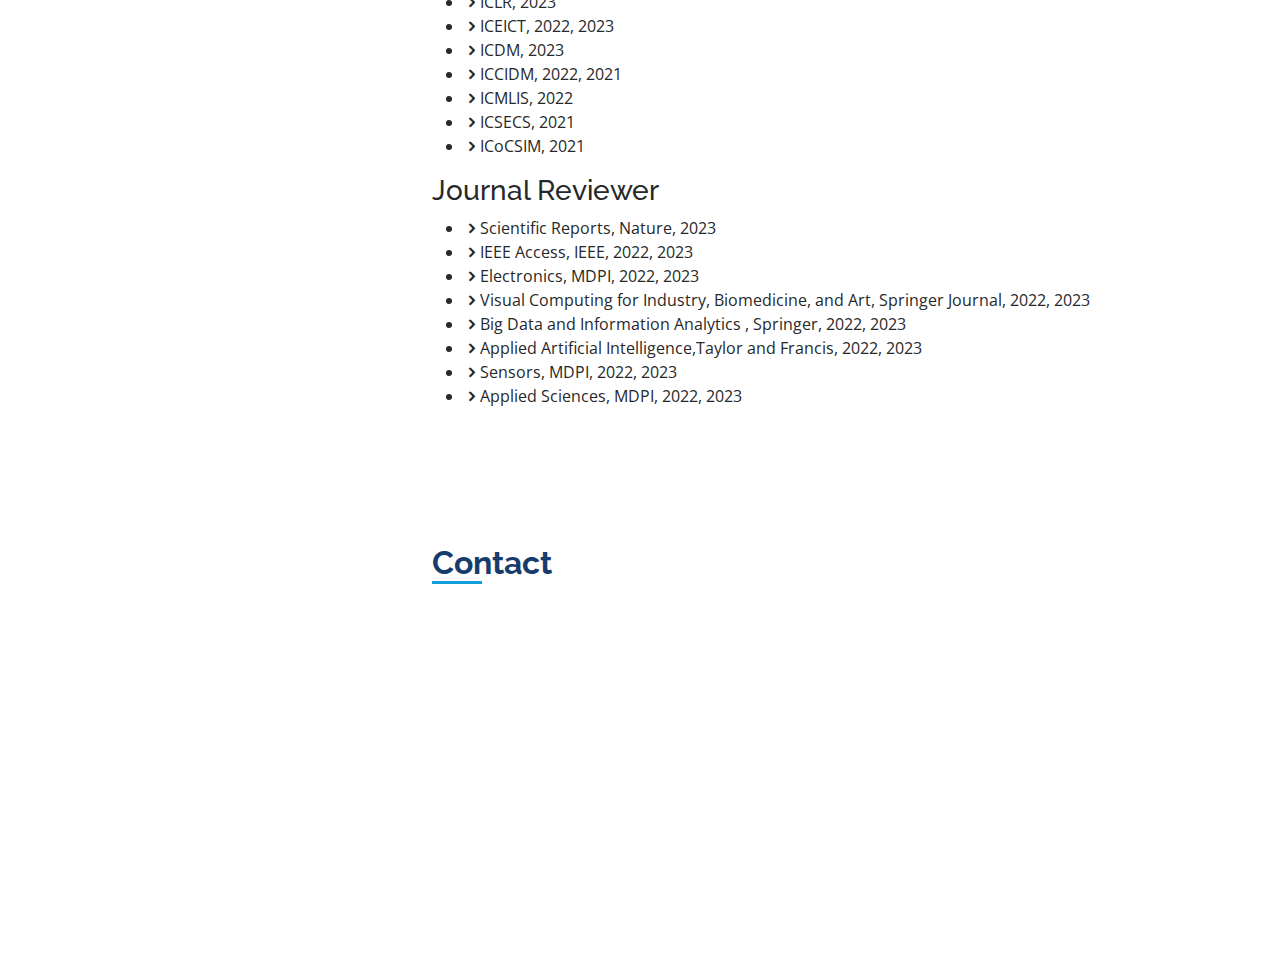
<file: index-2.html>
<!DOCTYPE html>
<html lang="en">


<!-- Mirrored from kowsher.github.io/index.html by HTTrack Website Copier/3.x [XR&CO'2014], Sat, 04 Oct 2025 06:08:41 GMT -->
<!-- Added by HTTrack --><meta http-equiv="content-type" content="text/html;charset=utf-8" /><!-- /Added by HTTrack -->
<head>
  <meta charset="utf-8">
  <meta content="width=device-width, initial-scale=1.0" name="viewport">

  <title>Kowsher's Homepage</title>
  <meta content="" name="description">
  <meta content="" name="keywords">

  <!-- Favicons -->
  <!-- <link href="assets/img/favicon.png" rel="icon">
  <link href="assets/img/apple-touch-icon.png" rel="apple-touch-icon"> -->
  <link rel="shortcut icon" href="assets/img/bitbug_favicon.ico"/>

  <!-- Google Fonts -->
  <link href="https://fonts.googleapis.com/css?family=Open+Sans:300,300i,400,400i,600,600i,700,700i|Raleway:300,300i,400,400i,500,500i,600,600i,700,700i|Poppins:300,300i,400,400i,500,500i,600,600i,700,700i" rel="stylesheet">

  <!-- Vendor CSS Files -->
  <link href="assets/vendor/aos/aos.css" rel="stylesheet">
  <link href="assets/vendor/icofont/icofont.min.css" rel="stylesheet">
  <link href="assets/vendor/venobox/venobox.css" rel="stylesheet">
  <link href="assets/vendor/owl.carousel/assets/owl.carousel.min.css" rel="stylesheet">
  <link href="assets/vendor/bootstrap/css/bootstrap.min.css" rel="stylesheet">
  <link href="assets/vendor/bootstrap-icons/bootstrap-icons.css" rel="stylesheet">
  <link href="assets/vendor/boxicons/css/boxicons.min.css" rel="stylesheet">
  <link href="assets/vendor/glightbox/css/glightbox.min.css" rel="stylesheet">
  <link href="assets/vendor/swiper/swiper-bundle.min.css" rel="stylesheet">

  <!-- Template Main CSS File -->
  <link href="assets/css/style.css" rel="stylesheet">

  <!-- =======================================================
  * Template Name: iPortfolio - v3.8.1
  * Template URL: https://bootstrapmade.com/iportfolio-bootstrap-portfolio-websites-template/
  * Author: BootstrapMade.com
  * License: https://bootstrapmade.com/license/
  ======================================================== -->
</head>

<body>

  <!-- ======= Mobile nav toggle button ======= -->
  <i class="bi bi-list mobile-nav-toggle d-xl-none"></i>

  <!-- ======= Header ======= -->
  <header id="header">
    <div class="d-flex flex-column">

      <div class="profile">
        <img src="assets/img/profile-img-small.jpg" alt="" class="img-fluid rounded-circle">
        <h1 class="text-light"><a href="index-2.html">Md Kowsher</a></h1>
        <div class="social-links mt-3 text-center">
          
          <a href="https://scholar.google.com/citations?hl=en&amp;user=dpqnHEAAAAAJ&amp;view_op=list_works&amp;sortby=pubdate#" target="_blank" class="google-scholar"><i class="bx bxl-google"></i></a>
          <a href="https://www.linkedin.com/in/md-kowsher-b4b544107/" target="_blank" class="linkedin"><i class="bx bxl-linkedin"></i></a>
          <a href="assets/Resume(Kowsher).html" target="_blank" class="resume"><i class="bx bx-file"></i></a>
          <!-- <a href="#" class="facebook"><i class="bx bxl-facebook"></i></a>
          <a href="#" class="instagram"><i class="bx bxl-instagram"></i></a>
          <a href="#" class="google-plus"><i class="bx bxl-skype"></i></a> -->
          <!-- <a href="#" class="linkedin"><i class="bx bxl-linkedin"></i></a> -->
        </div>
      </div>

      <nav id="navbar" class="nav-menu navbar">
        <ul>
          <!-- <li><a href="#hero" class="nav-link scrollto active"><i class="bx bx-home"></i> <span>Home</span></a></li> -->
          <li><a href="#about" class="nav-link scrollto"><i class="bx bx-user"></i> <span>About Me</span></a></li>
          <li><a href="#news" class="nav-link scrollto"><i class="bx bx-user"></i> <span>News</span></a></li>
          <li><a href="#publications" class="nav-link scrollto"><i class="bx bx-book-content"></i> <span>Publications</span></a></li>
          <li><a href="#experience" class="nav-link scrollto"><i class="bx bx-book-content"></i> <span>Experience</span></a></li>
          <li><a href="#resume" class="nav-link scrollto"><i class="bx bx-file-blank"></i> <span>Resume</span></a></li>
          <li><a href="#awards" class="nav-link scrollto"><i class="bx bx-server"></i> <span>Achievement and Awards</span></a></li>
          <li><a href="#services" class="nav-link scrollto"><i class="bx bx-server"></i> <span>Academic Services</span></a></li>
          <li><a href="#contact" class="nav-link scrollto"><i class="bx bx-envelope"></i> <span>Contact</span></a></li>
        </ul>
      </nav><!-- .nav-menu -->
    </div>
  </header><!-- End Header -->

  <!-- ======= Hero Section ======= -->
  <!-- <section id="hero" class="d-flex flex-column justify-content-center align-items-center">
    <div class="hero-container" data-aos="fade-in">
      <h1>Md Kowsher</h1>
      <p>I <span class="typed" data-typed-items="am a researcher, am a coder, explore Graph NNs"></span></p>
    </div>
  </section> -->
  <!-- End Hero -->

  <main id="main">

    <!-- ======= About Section ======= -->
	<section id="about" class="about">
	  <div class="container">
	    <div class="section-title">
	      <h2>About Me</h2>
	    </div>
	
	    <div class="row">
	      <!-- Left: Profile image + university logos -->
	      <div class="col-lg-4 d-flex flex-column align-items-center">
	        <!-- Profile image -->
	        <img src="assets/img/profile-img.jpg" class="img-fluid mb-3" alt="Profile Picture">
	
	        <!-- University logos side-by-side -->
	        <div class="d-flex justify-content-center gap-3 flex-wrap mt-2">
	          <img src="assets/img/ucf.png" alt="UCF Logo" style="height:70px;">
	          <img src="assets/img/stevens.png" alt="Stevens Logo" style="height:70px;">
	          <img src="assets/img/nstu.png" alt="NSTU Logo" style="height:95px; margin-top: -13px;">
	        </div>
	      </div>
	
	      <!-- Right: About text -->
	      <div class="col-lg-8 pt-4 pt-lg-1 content">
	        <h3><b>Student Researcher</b></h3>
		<p class="fst-italic" style="margin-bottom: 2px;">
		  I am a Research Assistant at the
		  <a href="https://www.crcv.ucf.edu/" target="_blank" rel="noopener noreferrer"><strong>Center for Research in Computer Vision (CRCV), UCF</strong></a>,
		  working with <a href="https://www.crcv.ucf.edu/chenchen/index.html" target="_blank" rel="noopener noreferrer">Dr. Chen Chen</a>.
		  I am also affiliated with
		  <a href="https://www.ucsb.edu/" target="_blank" rel="noopener noreferrer">the University of California, Santa Barbara (UCSB)</a>,
		  working with <a href="https://web.ece.ucsb.edu/~zhengzhang/" target="_blank" rel="noopener noreferrer">Dr. Zheng Zhang</a>.
		  I love exploring multimodal research that combines text, video, image, and audio.
		</p>

		
		<p class="fst-italic" style="margin-bottom: 2px;">
		  In summer 2025, I've joined <b>Meta</b> as a Multimodal LLM Intern. 
		</p>
		
		<p class="fst-italic" style="margin-bottom: 2px;">
		  Earlier, I interned at <b>Nokia Bell Labs</b> in 2024, focusing on LLMs' Research. From 2023 to 2024, I worked as an 
		  <b>Alexa AI Researcher</b> and was the global 2nd place winner of the Alexa Social Bot Challenge-5, where we developed 
		  conversational agents, modeled long dialogue contexts, and generated images from chat inputs.
		</p>
		
		<p class="fst-italic" style="margin-bottom: 2px;">
		  In 2022, I interned at <b>Amazon Music</b> as an Applied Scientist, working on music-related language models and monitoring systems.
		</p>
		
		<p class="fst-italic" style="margin-bottom: 2px;">
		  Before that, I worked as an AI Scientist at <b>Hishab Ltd.</b> on Bangla NLP (2020–2021).
		</p>
		
		<p class="fst-italic" style="margin-bottom: 2px;">
		  I completed my Master’s at <b>Stevens Institute of Technology</b> (2021–2023), focusing on NLP and deep learning.
		</p>
		
		<p class="fst-italic" style="margin-bottom: 0;">
		  I’m passionate about deep learning research and using AI to solve real-world problems.
		</p>


	      </div>
	    </div>
	  </div>


	
	<section id="job_exp" class="job_exp">
	  <div class="container">
	    <div class="logo-row-scroll" style="overflow-x: auto; white-space: nowrap; padding-bottom: 10px;">
	      <img src="assets/img/meta.webp" alt="Meta Logo" style="height:55px; margin-right: 20px;">
	      <img src="assets/img/nokia.png" alt="Nokia Logo" style="height:55px; margin-right: 20px;">
	      <img src="assets/img/amazon.png" alt="Amazon Logo" style="height:44px; margin-right: 20px;">
	      <img src="assets/img/dolby.svg" alt="Dolby Logo" style="height:40px; margin-right: 20px;">
	      <img src="assets/img/alexa.png" alt="Alexa Logo" style="height:55px; margin-right: 22px;">
	      <img src="assets/img/hishab.avif" alt="Hishab Logo" style="height:25px; margin-right: 23px;">
	    </div>
	  </div>
	</section>




      
    </section><!-- End About Section -->

        <!-- ======= News Section ======= -->
        <section id="news" class="news" style="margin-top: -70px; padding-top: 0;">
          <div class="container">
    
            <div class="section-title">
              <h2>News</h2>
    
          <div class="row">
              <div class="col-lg-12 pt-4 pt-lg-0 content">
              <!--<div class="col-lg-12 pt-4 pt-lg-0 content" data-aos="fade-up">-->
                <ul>
		<li><i class="icofont-rounded"></i>07/2025: Published My 1st US Patent <a href="https://patents.google.com/patent/US20250200362A1/en" target="_blank">US20250200362A1</a> </li>		
		<li><i class="icofont-rounded"></i>06/2025: 4 Papers Accepted at <a href="https://2025.aclweb.org/" target="_blank">ACL, 2025</a> 2 Mains, 1 Finding, 1 Workshop </li>	
		<li><i class="icofont-rounded"></i>05/2025: I have joined Multimodal Intern at  <a href="https://about.meta.com/" target="_blank">Meta</a> for the summer of 2025!</li>	
		<li><i class="icofont-rounded"></i>04/2025: Served as the Volunteer Coordinator at <a href="https://2025.naacl.org/" target="_blank">NAACL, Albuquerque, NM, 2025</a></li>
		<li><i class="icofont-rounded"></i>04/2025: Presented 2 papers at <a href="https://2025.naacl.org/" target="_blank">NAACL, Albuquerque, NM, 2025</a></li>				
		<li><i class="icofont-rounded"></i>04/2025: Accepted 2 papers at <a href="https://2025.naacl.org/" target="_blank">NAACL, 2025</a></li>
		<li><i class="icofont-rounded"></i>11/2024: Accepted paper at the <a href="https://coling2025.org/" target="_blank">31st COLING, 2025</a> (Oral)</li>
		<li><i class="icofont-rounded"></i>10/2024: Accepted paper at the <a href="https://neurips.cc/Conferences/2024" target="_blank"> 38th NeurIPS FITML, 2025 </a>(Oral)</li>
		<li><i class="icofont-rounded"></i>07/2024: Accepted paper at  <a href="https://www.nature.com/srep" target="_blank">Nature Scientific Report Journal</a>  </li>	
		<li><i class="icofont-rounded"></i>08/2024: I have done my LLM internship at  <a href="https://en.wikipedia.org/wiki/Bell_Labs" target="_blank">Nokia Bell Labs</a> for the summer of 2024!</li>	
		<li><i class="icofont-rounded"></i>01/2024: I have joined the program committee for the  <a href="https://sites.google.com/view/mm4sg/program-committee" target="_blank">MM4SG workshop</a> at THE WEB CONFERENCE 2024 in Singapore</li>	
                <li><i class="icofont-rounded"></i>01/2024: I'm listed in the <a href="https://www.adscientificindex.com/?q=Md+Kowsher" target="_blank">World Scientists Rankings, 2024.</a> </li>
                <li><i class="icofont-rounded"></i>12/2023: Reviewed papers in <a href="https://iclr.cc/" target="_blank">ICLR 2024.</a> </li>
                <li><i class="icofont-rounded"></i>10/2023: Join the TPC for <a href="https://confmiet.org/" target="_blank">MIET</a>-2024!</a></li>
                <li><i class="icofont-rounded"></i>10/2023: Accepted paper in EMNLP Workshops-2023</a></li>
                <li><i class="icofont-rounded"></i>09/2023: Our team (NAM) won the second position in  <a href="https://www.amazon.science/alexa-prize/socialbot-grand-challenge/2022" target="_blank">Amazon Alexa Prize Social Bot Challenge 5.</a></li>
                <li><i class="icofont-rounded"></i>08/2023: Reviewed 2 papers in <a href="https://2023.emnlp.org/" target="_blank">EMNLP 2023.</a> </li>
                <li><i class="icofont-rounded"></i>08/2023: The paper of Alexa competition has been published in <a href="https://assets.amazon.science/63/27/5dd6b26e45b3810334ecb40238f8/nam-from-hybrid-dialogers-to-neural-responders.pdf" target="_blank">Amazon Scinece.</a></li>
                <li><i class="icofont-rounded"></i>07/2023: Invited Talk <a href="https://confbim.com/invited-speakers/" target="_blank">International Conference on Big Data, IoT, and Machine Learning (BIM 2023).</a></li>
                <li><i class="icofont-rounded"></i>07/2023: Awarded full membership in <a href="https://www.sigmaxi.org/members/member-directory?fn=Md&amp;ln=Kowsher&amp;disc=0&amp;match=False" target="_blank">Sigma Xi</a> , the Scientific Research Honor Society.</li>
               </ul>
              </div>
            </div>
          </div>
        </section>
        <!-- End Services Section -->

    <!-- ======= Skills Section ======= -->
    <!-- <section id="skills" class="skills section-bg">
      <div class="container">

        <div class="section-title">
          <h2>Skills</h2>
          <p>Magnam dolores commodi suscipit. Necessitatibus eius consequatur ex aliquid fuga eum quidem. Sit sint consectetur velit. Quisquam quos quisquam cupiditate. Et nemo qui impedit suscipit alias ea. Quia fugiat sit in iste officiis commodi quidem hic quas.</p>
        </div>

        <div class="row skills-content">

          <div class="col-lg-6" data-aos="fade-up">

            <div class="progress">
              <span class="skill">HTML <i class="val">100%</i></span>
              <div class="progress-bar-wrap">
                <div class="progress-bar" role="progressbar" aria-valuenow="100" aria-valuemin="0" aria-valuemax="100"></div>
              </div>
            </div>

          </div>

          <div class="col-lg-6" data-aos="fade-up" data-aos-delay="100">

            <div class="progress">
              <span class="skill">PHP <i class="val">100%</i></span>
              <div class="progress-bar-wrap">
                <div class="progress-bar" role="progressbar" aria-valuenow="80" aria-valuemin="0" aria-valuemax="100"></div>
              </div>
            </div>

          </div>

        </div>

      </div>
    </section> -->
    <!-- End Skills Section -->

    

    <!-- ======= Portfolio Section ======= -->
    <!-- <section id="portfolio" class="portfolio section-bg">
      <div class="container">

        <div class="section-title">
          <h2>Portfolio</h2>
          <p>Magnam dolores commodi suscipit. Necessitatibus eius consequatur ex aliquid fuga eum quidem. Sit sint consectetur velit. Quisquam quos quisquam cupiditate. Et nemo qui impedit suscipit alias ea. Quia fugiat sit in iste officiis commodi quidem hic quas.</p>
        </div>

        <div class="row" data-aos="fade-up">
          <div class="col-lg-12 d-flex justify-content-center">
            <ul id="portfolio-flters">
              <li data-filter="*" class="filter-active">All</li>
              <li data-filter=".filter-app">App</li>
              <li data-filter=".filter-card">Card</li>
              <li data-filter=".filter-web">Web</li>
            </ul>
          </div>
        </div>

        <div class="row portfolio-container" data-aos="fade-up" data-aos-delay="100">

          <div class="col-lg-4 col-md-6 portfolio-item filter-app">
            <div class="portfolio-wrap">
              <img src="assets/img/portfolio/portfolio-1.jpg" class="img-fluid" alt="">
              <div class="portfolio-links">
                <a href="assets/img/portfolio/portfolio-1.jpg" data-gallery="portfolioGallery" class="portfolio-lightbox" title="App 1"><i class="bx bx-plus"></i></a>
                <a href="portfolio-details.html" title="More Details"><i class="bx bx-link"></i></a>
              </div>
            </div>
          </div>

          <div class="col-lg-4 col-md-6 portfolio-item filter-web">
            <div class="portfolio-wrap">
              <img src="assets/img/portfolio/portfolio-2.jpg" class="img-fluid" alt="">
              <div class="portfolio-links">
                <a href="assets/img/portfolio/portfolio-2.jpg" data-gallery="portfolioGallery" class="portfolio-lightbox" title="Web 3"><i class="bx bx-plus"></i></a>
                <a href="portfolio-details.html" title="More Details"><i class="bx bx-link"></i></a>
              </div>
            </div>
          </div>

          <div class="col-lg-4 col-md-6 portfolio-item filter-app">
            <div class="portfolio-wrap">
              <img src="assets/img/portfolio/portfolio-3.jpg" class="img-fluid" alt="">
              <div class="portfolio-links">
                <a href="assets/img/portfolio/portfolio-3.jpg" data-gallery="portfolioGallery" class="portfolio-lightbox" title="App 2"><i class="bx bx-plus"></i></a>
                <a href="portfolio-details.html" title="More Details"><i class="bx bx-link"></i></a>
              </div>
            </div>
          </div>

          <div class="col-lg-4 col-md-6 portfolio-item filter-card">
            <div class="portfolio-wrap">
              <img src="assets/img/portfolio/portfolio-4.jpg" class="img-fluid" alt="">
              <div class="portfolio-links">
                <a href="assets/img/portfolio/portfolio-4.jpg" data-gallery="portfolioGallery" class="portfolio-lightbox" title="Card 2"><i class="bx bx-plus"></i></a>
                <a href="portfolio-details.html" title="More Details"><i class="bx bx-link"></i></a>
              </div>
            </div>
          </div>

          <div class="col-lg-4 col-md-6 portfolio-item filter-web">
            <div class="portfolio-wrap">
              <img src="assets/img/portfolio/portfolio-5.jpg" class="img-fluid" alt="">
              <div class="portfolio-links">
                <a href="assets/img/portfolio/portfolio-5.jpg" data-gallery="portfolioGallery" class="portfolio-lightbox" title="Web 2"><i class="bx bx-plus"></i></a>
                <a href="portfolio-details.html" title="More Details"><i class="bx bx-link"></i></a>
              </div>
            </div>
          </div>

          <div class="col-lg-4 col-md-6 portfolio-item filter-app">
            <div class="portfolio-wrap">
              <img src="assets/img/portfolio/portfolio-6.jpg" class="img-fluid" alt="">
              <div class="portfolio-links">
                <a href="assets/img/portfolio/portfolio-6.jpg" data-gallery="portfolioGallery" class="portfolio-lightbox" title="App 3"><i class="bx bx-plus"></i></a>
                <a href="portfolio-details.html" title="More Details"><i class="bx bx-link"></i></a>
              </div>
            </div>
          </div>

          <div class="col-lg-4 col-md-6 portfolio-item filter-card">
            <div class="portfolio-wrap">
              <img src="assets/img/portfolio/portfolio-7.jpg" class="img-fluid" alt="">
              <div class="portfolio-links">
                <a href="assets/img/portfolio/portfolio-7.jpg" data-gallery="portfolioGallery" class="portfolio-lightbox" title="Card 1"><i class="bx bx-plus"></i></a>
                <a href="portfolio-details.html" title="More Details"><i class="bx bx-link"></i></a>
              </div>
            </div>
          </div>

          <div class="col-lg-4 col-md-6 portfolio-item filter-card">
            <div class="portfolio-wrap">
              <img src="assets/img/portfolio/portfolio-8.jpg" class="img-fluid" alt="">
              <div class="portfolio-links">
                <a href="assets/img/portfolio/portfolio-8.jpg" data-gallery="portfolioGallery" class="portfolio-lightbox" title="Card 3"><i class="bx bx-plus"></i></a>
                <a href="portfolio-details.html" title="More Details"><i class="bx bx-link"></i></a>
              </div>
            </div>
          </div>

          <div class="col-lg-4 col-md-6 portfolio-item filter-web">
            <div class="portfolio-wrap">
              <img src="assets/img/portfolio/portfolio-9.jpg" class="img-fluid" alt="">
              <div class="portfolio-links">
                <a href="assets/img/portfolio/portfolio-9.jpg" data-gallery="portfolioGallery" class="portfolio-lightbox" title="Web 3"><i class="bx bx-plus"></i></a>
                <a href="portfolio-details.html" title="More Details"><i class="bx bx-link"></i></a>
              </div>
            </div>
          </div>

        </div>

      </div>
    </section> -->
    <!-- End Portfolio Section -->
<!-- ======= Publications Section ======= -->
<!-- ======= Publications Section ======= -->
<section id="publications" class="about section-bg">
<style>
  .section-title h2 {
    position: relative;
    padding-bottom: 2px;
    margin-bottom: 6px;
    font-weight: 700;
  }

  .subsection-title {
    margin-top: 20px; /* controls spacing before 2025, 2024, etc. */
    margin-bottom: 6px;
    position: relative;
    padding-bottom: 2px;
    font-weight: 700;
  }

  .subsection-title::after {
    content: "";
    position: absolute;
    left: 0;
    bottom: 0;
    height: 3px;
    width: 50px;
    background: #0d6efd;
    border-radius: 2px;
  }

  #publications .content > h3 {
    margin-top: 6px;
    margin-bottom: 6px;
  }

  #publications .content {
    padding-top: 0px !important;
  }

  #publications .row {
    margin-top: 4px !important;
    margin-bottom: 4px !important;
  }

.btn-links {
  margin-top: 4px;
  margin-bottom: 3px; /* controls space before next paper */
}

</style>


  <div class="container">
    <div class="section-title">
      <h2>Publications</h2>
    </div>

    <div class="row">
      <div class="col-lg-12 pt-4 pt-lg-0 content">
        <h3 class="subsection-title">Under Review</h3>
        <strong>How Bidirectionality Helps Language Models Learn Better via Dynamic Bottleneck Estimation</strong>
        <div><em>NeurIPS 2025 (under review)</em></div>
        <strong>Md Kowsher</strong>, Nusrat Jahan Prottasha, Shiyun Xu, Shetu Mohanto, Chen Chen, Ozlem Garibay, Niloofar Yousefi
        <div class="btn-links">
          <a class="btn btn-outline-primary my-1 mr-1 btn-sm" href="https://arxiv.org/abs/2506.00859" target="_blank">Paper</a>
          <a class="btn btn-outline-primary my-1 mr-1 btn-sm" href="https://github.com/Kowsher/BidiVsUniLM" target="_blank">Code</a>
        </div>
        <strong>Changes by Butterflies: Farsighted Forecasting with Group Reservoir Transformer</strong>
	<div></div>
        <strong>Md Kowsher</strong>, Abdul Rafae Khan, Jia Xu
        <div class="btn-links">
          <a class="btn btn-outline-primary my-1 mr-1 btn-sm" href="https://arxiv.org/abs/2402.09573" target="_blank">Paper</a>
          <a class="btn btn-outline-primary my-1 mr-1 btn-sm" href="https://arxiv.org/abs/2402.09573" target="_blank">Code</a>
        </div>
      </div>

      <div class="col-lg-12 pt-4 pt-lg-0 content">
        <h3 class="subsection-title">2025</h3>
        <strong>Infinite reservoir transformer</strong>
        <div><em>US Patent, Patent No. US20250200362A1</em></div>
        Jia Xu, <strong>Md Kowsher</strong>
        <div class="btn-links">
          <a class="btn btn-outline-primary my-1 mr-1 btn-sm" href="https://patentimages.storage.googleapis.com/94/2d/f1/1cf796fe564482/US20250200362A1.pdf" target="_blank">Patent</a>
        </div>

        <br />
        <strong>Predicting Through Generation: Why Generation Is Better for Prediction</strong>
        <div><em>ACL 2025 (Main)</em></div>
        <strong>Md Kowsher</strong>, Nusrat Jahan Prottasha, Prakash Bhat, Chun-Nam Yu, Mojtaba Soltanalian, Ivan Garibay, Ozlem Garibay, Chen Chen, Niloofar Yousefi
        <div class="btn-links">
          <a class="btn btn-outline-primary my-1 mr-1 btn-sm" href="https://arxiv.org/abs/2502.17817" target="_blank">Paper</a>
          <a class="btn btn-outline-primary my-1 mr-1 btn-sm" href="https://github.com/Kowsher/PredGen" target="_blank">Code</a>
        </div>

        <br />
        <strong>RoCoFT: Efficient Finetuning of Large Language Models with Row-Column Updates</strong>
        <div><em>ACL 2025 (Main)</em></div>
        <strong>Md Kowsher</strong>, Tara Esmaeilbeig, Chun-Nam Yu, Chen Chen, Mojtaba Soltanalian, Niloofar Yousefi
        <div class="btn-links">
          <a class="btn btn-outline-primary my-1 mr-1 btn-sm" href="https://arxiv.org/abs/2410.10075" target="_blank">Paper</a>
          <a class="btn btn-outline-primary my-1 mr-1 btn-sm" href="https://github.com/Kowsher/RoCoFT" target="_blank">Code</a>
        </div>

        <br />
        <strong>TituLLMs: A Family of Bangla LLMs with Comprehensive Benchmarking</strong>
        <div><em>ACL 2025 (Findings)</em></div>
        Shahriar Kabir Nahin, Rabindra Nath Nandi, Sagor Sarker, Quazi Sarwar Muhtaseem, <strong>Md Kowsher</strong>, Apu Chandraw Shill, Md Ibrahim, Mehadi Hasan Menon, Tareq Al Muntasir, Firoj Alam
        <div class="btn-links">
          <a class="btn btn-outline-primary my-1 mr-1 btn-sm" href="https://arxiv.org/abs/2502.11187" target="_blank">Paper</a>
          <a class="btn btn-outline-primary my-1 mr-1 btn-sm" href="https://github.com/hishab-nlp/titulm" target="_blank">Code</a>
        </div>

        <br />
        <strong>LLM-Mixer: Multiscale Mixing in LLMs for Time Series Forecasting</strong>
        <div><em>ACL 2025 (TRL Workshop)</em></div>
        <strong>Md Kowsher</strong>, Md Shohanur Islam Sobuj, Nusrat Jahan Prottasha, E Alejandro Alanis, Ozlem Ozmen Garibay, Niloofar Yousefi
        <div class="btn-links">
          <a class="btn btn-outline-primary my-1 mr-1 btn-sm" href="https://arxiv.org/abs/2410.11674" target="_blank">Paper</a>
          <a class="btn btn-outline-primary my-1 mr-1 btn-sm" href="https://github.com/Kowsher/LLMMixer" target="_blank">Code</a>
        </div>

        <br />
        <strong>Does Self-Attention Need Separate Weights in Transformers?</strong>
        <div><em>NAACL 2025</em></div>
        <strong>Md Kowsher</strong>, Nusrat Jahan Prottasha, Chun-Nam Yu, Ozlem Ozmen Garibay, Niloofar Yousefi
        <div class="btn-links">
          <a class="btn btn-outline-primary my-1 mr-1 btn-sm" href="https://arxiv.org/abs/2412.00359" target="_blank">Paper</a>
          <a class="btn btn-outline-primary my-1 mr-1 btn-sm" href="https://huggingface.co/Kowsher/shared-weight-bert-based" target="_blank">Code</a>
        </div>
	      
        <br />
        <strong>BnTTS: Few-Shot Speaker Adaptation in Low-Resource Setting</strong>
        <div><em>NAACL 2025</em></div>
        Mohammad Jahid Ibna Basher, <strong>Md Kowsher</strong>, Md Saiful Islam, Rabindra Nath Nandi, Nusrat Jahan Prottasha, Mehadi Hasan Menon, Tareq Al Muntasir, Shammur Absar Chowdhury, Firoj Alam, Niloofar Yousefi, Ozlem Ozmen Garibay
        <div class="btn-links">
          <a class="btn btn-outline-primary my-1 mr-1 btn-sm" href="https://arxiv.org/abs/2502.05729" target="_blank">Paper</a>
          <a class="btn btn-outline-primary my-1 mr-1 btn-sm" href="https://github.com/hishab-nlp/BnTTS" target="_blank">Code</a>
        </div>

	      
        <br />
        <strong>Propulsion: Steering LLM with Tiny Fine-Tuning</strong>
        <div><em>COLING 2025 (Oral)</em></div>
        <strong>Md Kowsher</strong>, Nusrat Jahan Prottasha, Prakash Bhat
        <div class="btn-links">
          <a class="btn btn-outline-primary my-1 mr-1 btn-sm" href="https://arxiv.org/abs/2409.10927" target="_blank">Paper</a>
          <a class="btn btn-outline-primary my-1 mr-1 btn-sm" href="https://github.com/Kowsher/Propulsion" target="_blank">Code</a>
        </div>
      </div>

      <div class="col-lg-12 pt-4 pt-lg-0 content">
        <h3 class="subsection-title">2024</h3>
        <strong>Parameter-Efficient Fine-Tuning of Large Language Models using Semantic Knowledge Tuning</strong>
        <div><em>Scientific Reports (Nature Journal)</em></div>
        Nusrat Jahan Prottasha, Md. Shohanur Islam Sobuj, Asif Mahmud, Prakash Bhat, <strong>Md Kowsher</strong>
        <div class="btn-links">
          <a class="btn btn-outline-primary my-1 mr-1 btn-sm" href="https://github.com/Kowsher/SKTuning" target="_blank">Paper</a>
          <a class="btn btn-outline-primary my-1 mr-1 btn-sm" href="https://github.com/Kowsher/SKTuning" target="_blank">Code</a>
        </div>

        <br />
        <strong>RoCoFT: Efficient Finetuning of Large Language Models with Row-Column Updates</strong>
        <div><em>NeurIPS FITML 2024</em></div>
        <strong>Md Kowsher</strong>, Tara Esmaeilbeig, Chun-Nam Yu, Chen Chen, Mojtaba Soltanalian, Niloofar Yousefi
        <div class="btn-links">
          <a class="btn btn-outline-primary my-1 mr-1 btn-sm" href="https://arxiv.org/abs/2410.10075" target="_blank">Paper</a>
          <a class="btn btn-outline-primary my-1 mr-1 btn-sm" href="https://github.com/Kowsher/RoCoFT" target="_blank">Code</a>
        </div>

        <br />
        <strong>L-TUNING: Synchronized Label Tuning for Prompt and Prefix in Large Language Models</strong>
        <div><em>ICLR Tiny Papers Track</em></div>
        <strong>Md Kowsher</strong>, Md. Shohanur Islam Sobuj, Asif Mahmud, Nusrat Jahan Prottasha, Prakash Bhat
        <div class="btn-links">
          <a class="btn btn-outline-primary my-1 mr-1 btn-sm" href="https://www.researchgate.net/publication/377080191" target="_blank">Paper</a>
          <a class="btn btn-outline-primary my-1 mr-1 btn-sm" href="https://github.com/Kowsher/L-Tuning/" target="_blank">Code</a>
        </div>
      </div>

      <div class="col-lg-12 pt-4 pt-lg-0 content">
        <h3 class="subsection-title">2023</h3>
        <strong>Contrastive Learning for Universal Zero-Shot NLI with Cross-Lingual Sentence Embeddings</strong>
        <div><em>EMNLP Workshops 2023</em></div>
        <strong>Md Kowsher</strong>, Abdul As Sami, Anupam Kumar Bairagi
        <div class="btn-links">
          <a class="btn btn-outline-primary my-1 mr-1 btn-sm" href="https://aclanthology.org/2023.mrl-1.18.pdf" target="_blank">Paper</a>
        </div>

        <br />
        <strong>From Hybrid Dialogers to Neural Responders</strong>
        <div><em>Amazon Science</em></div>
        João Luís Lins, Nikhil Reddy, Abdul Rafae Khan, <strong>Md Kowsher</strong>, Abhijeet Gusain, Yeshwanth Reddy, Xuting Tang, Preet Jhanglani, Nusrat Zahan, Mengjiao Zhang, Yu Yu, Darshil Shah, Jia Xu
        <div class="btn-links">
          <a class="btn btn-outline-primary my-1 mr-1 btn-sm" href="https://assets.amazon.science/63/27/5dd6b26e45b3810334ecb40238f8/nam-from-hybrid-dialogers-to-neural-responders.pdf" target="_blank">Paper</a>
        </div>

        <br />
        <strong>Impact Learning: A Learning Method from Feature’s Impact and Competition</strong>
        <div><em>Journal of Computational Science (Elsevier)</em></div>
        Nusrat Jahan Prottasha, Saydul Akbar Murad, <strong>Md Kowsher</strong>, Apurba Adhikary, Sujit Biswas, Anupam Kumar Bairagi
        <div class="btn-links">
          <a class="btn btn-outline-primary my-1 mr-1 btn-sm" href="https://arxiv.org/pdf/2211.02263.pdf" target="_blank">Paper</a>
          <a class="btn btn-outline-primary my-1 mr-1 btn-sm" href="https://pypi.org/project/ImpactLearning/" target="_blank">Code</a>
        </div>

        <br />
        <strong>Bangla-BERT: Transformer-Based Efficient Model for Transfer Learning and Language Understanding</strong>
        <div><em>IEEE Access</em></div>
        <strong>Md Kowsher</strong>, Abdullah As Sami, Nusrat Jahan Prottasha, Mohammad Shamsul Arefin, Pranab Kumar Dhar, Takeshi Koshiba
        <div class="btn-links">
          <a class="btn btn-outline-primary my-1 mr-1 btn-sm" href="https://ieeexplore.ieee.org/stamp/stamp.jsp?arnumber=9852438" target="_blank">Paper</a>
          <a class="btn btn-outline-primary my-1 mr-1 btn-sm" href="https://huggingface.co/Kowsher/bangla-bert" target="_blank">Code</a>
        </div>
      </div>
    </div>
  </div>
</section>
  <!-- End Publication Section -->



<!-- ======= Experience Section (Work + Education + Research) ======= -->
<section id="experience" class="resume">
  <div class="container">
    <div class="section-title">
      <h2>Experience</h2>
    </div>

    <div class="row">
      <!-- Left Column: Work Experience -->
      <div class="col-lg-6" data-aos="fade-up">
        <h3 class="resume-title">Work Experience</h3>

        <div class="resume-item">
          <h4>Multimodal LLM Intern</h4>
          <h5>May 2025 - Present</h5>
          <p><em>Meta, Menlo Park, CA.</em></p>
          <p><strong>Advisors</strong>: Dr. Ali Polat</p>
          <ul><li>PEFT and LLM training</li></ul>
        </div>

        <div class="resume-item">
          <h4>Research Scientist Intern in LLM</h4>
          <h5>June 2024 - Aug, 2024</h5>
          <p><em>Bell Labs, Nokia, NJ, USA.</em></p>
          <p><strong>Advisors</strong>: Dr. Chun-Nam Yu</p>
          <ul><li>PEFT and LLM training</li></ul>
        </div>

        <div class="resume-item">
          <h4>Applied Scientist Intern</h4>
          <h5>May. 2022 - Aug, 2022</h5>
          <p><em>Amazon, Seattle, WA, USA.</em></p>
          <p><strong>Advisors</strong>: Dr. E. Alejandro Alanis</p>
          <ul><li>NLP model monitoring system.</li></ul>
        </div>

        <div class="resume-item">
          <h4>AI Scientist</h4>
          <h5>April. 2020 - Aug, 2021</h5>
          <p><em>Hishab Ltd, Saarland, Germany</em></p>
          <p><strong>Advisors</strong>: Dr. Michael Schmitz</p>
          <ul>
            <li>AI-driven solutions for conversational agents.</li>
            <li>Developed machine learning models for NLP.</li>
            <li>Collaborated with clients to understand their business needs and translate them into AI solutions.</li>
          </ul>
        </div>

        <div class="resume-item">
          <h4>AI Engineer Intern</h4>
          <h5>Nov. 2019 - March, 2020</h5>
          <p><em>NKSoft, Dallas, Texas, USA. (Remote)</em></p>
          <ul><li>Contributed to the development of a natural language processing module for chatbot application.</li></ul>
        </div>
      </div>

      <!-- Right Column: Education and Research -->
      <div class="col-lg-6" data-aos="fade-up" data-aos-delay="100">
        <h3 class="resume-title">Education</h3>

        <div class="resume-item">
          <h4>MSc, Computer Science</h4>
          <h5>Sept. 2021 - Sept. 2023</h5>
          <p><em>Stevens Institute of Technology, NJ, USA</em></p>
          <p><strong>Advisors</strong>: Prof. Jia Xu</p>
          <ul><li>Reservoir Transformer to handle long sequence for LM and time series.</li></ul>
        </div>

        <div class="resume-item">
          <h4>BSc, Applied Mathematics</h4>
          <h5>April 2015 - Aug. 2019</h5>
          <p><em>Noakhali Science and Technology University, Noakhali, Bangladesh</em></p>
          <p><strong>Advisors</strong>: Prof. Md Jashim Uddin</p>
          <ul><li>Deep Learning for Bangla chatbot system.</li></ul>
        </div>

        <h3 class="resume-title">Research Experience</h3>

        <div class="resume-item">
          <h4>Research Assistant</h4>
          <h5>Aug. 2024 - Present</h5>
          <p><em>Center for Research in Computer Vision, UCF, FL, USA.</em></p>
          <p><strong>Advisor</strong>: Prof. Chen Chen</p>
          <ul><li>Conducted cutting-edge research in Vision and Language modeling.</li></ul>
        </div>

        <div class="resume-item">
          <h4>Graduate Research Assistant</h4>
          <h5>Aug. 2024 - Present</h5>
          <p><em>University of Central Florida, FL, USA.</em></p>
          <p><strong>Advisor</strong>: Prof. Niloofar Yousefi</p>
          <ul><li>Conducted cutting-edge research in theoretical deep learning and LLM.</li></ul>
        </div>

        <div class="resume-item">
          <h4>Alexa Prize Researcher</h4>
          <h5>Jan. 2022 - June 2022</h5>
          <p><em>Amazon, Remote, USA.</em></p>
          <p><strong>Advisor</strong>: Prof. Jia Xu</p>
          <ul>
            <li>Won second place in the Alexa competition.</li>
            <li>Conducted cutting-edge research in Natural Language Processing (NLP) and LLM for Amazon’s Alexa.</li>
          </ul>
        </div>

        <div class="resume-item">
          <h4>Graduate Research Assistant</h4>
          <h5>Sept. 2021 - Present</h5>
          <p><em>Stevens Institute of Technology, NJ, USA.</em></p>
          <p><strong>Advisor</strong>: Prof. Jia Xu</p>
          <ul>
            <li>Conducted cutting-edge research in deep learning and NLP.</li>
            <li>Proposed a novel Reservoir Transformer architecture for enhancing performance of sequential data.</li>
          </ul>
        </div>

        <div class="resume-item">
          <h4>AI and NLP Research Intern</h4>
          <h5>May. 2018 - Sept. 2019</h5>
          <p><em>Global Emerging Technology Networks, Dhaka, Bangladesh</em></p>
          <ul><li>Conducted research on Bengali language processing for Bangla Chatbot and sentiment analysis.</li></ul>
        </div>
      </div>
    </div>
  </div>
</section>

<!-- ======= Resume Download Section ======= -->
<section id="resume-download" class="resume">
  <div class="container">
    <div class="section-title">
      <h2>Resume</h2>
      <p>Click <a href="assets/Resume_Kowsher.pdf" target="_blank" class="resume">here</a> to download my full Resume</p>
    </div>
  </div>
</section>


 <!-- ======= Services Section ======= -->
<section id="awards" class="awards">
  <div class="container">
    <div class="section-title">
      <h2>Achievement and Awards</h2>
      <!-- <p>1</p> -->
    </div>
    <div class="row">
      <div class="col-lg-12 pt-4 pt-lg-0 content">
        <ul>
	<li><i class="icofont-rounded-right"></i> NAACL Travel Award, 2025</li>
	<li><i class="icofont-rounded-right"></i> ORCGS Fellowship, UCF, 2024</li>
          <li><i class="icofont-rounded-right"></i> Won the second place in Alexa Prize Social Bot Challenge 5, Amazon, USA, 2023</li>
          <li><i class="icofont-rounded-right"></i> Awarded Full Membership, Sigma Xi, The Scientific Research Honor Society, USA, 2023</li>
          <li><i class="icofont-rounded-right"></i> Graduate Fellowship Award (Tuition fee & stipend), Stevens Institute of Technology, USA, 2022</li>
          <li><i class="icofont-rounded-right"></i> Scientist of the Year Award, Global Innovation & Excellence Award, India, 2021</li>
          <li><i class="icofont-rounded-right"></i> Best Paper Award, In. Con. on Networking, Information Systems, ACM, Moscow, 2021, 2023</li>
          <li><i class="icofont-rounded-right"></i> Best Paper Award, In. Con. on Computer and Communications, ACM, Singapore, 2021</li>
          <li><i class="icofont-rounded-right"></i> Best Paper Award, In. Con. on Cyber Security and Computer Science, Springer, 2021</li>
          <li><i class="icofont-rounded-right"></i> Top Wining Award, Coronathon-19, Hackathon on Combating the Coronavirus, Bangladesh, 2021</li>
          <li><i class="icofont-rounded-right"></i> Best Paper Award, In. Con. on Computer, Communication, Chemical, Materials & Electronic Engineering, IEEE, 2021</li>
          <li><i class="icofont-rounded-right"></i> Champion Award Robi r-ventures 2.0, Robi Axiata Limited, 2021</li>
          <li><i class="icofont-rounded-right"></i> National BASIS ICT Award, Bangladesh Association of Software and Information Services, 2021</li>
        </ul>
      </div>
    </div>
  </div>
</section><!-- End award Section -->


	  
    <!-- ======= Services Section ======= -->
    <section id="services" class="services">
      <div class="container">

        <div class="section-title">
          <h2>Academic Services</h2>
          <!-- <p>1</p> -->
        </div>

        <div class="col-lg-12 pt-4 pt-lg-0 content"><h3>Conference Reviewer</h3></div>
        <div class="col-lg-12 pt-4 pt-lg-0 content">
          <ul>
	<li><i class="icofont-rounded-right"></i>ACL, 2025   </li>
	<li><i class="icofont-rounded-right"></i>NAACL, 2025    </li>
          <li><i class="icofont-rounded-right"></i>EMNLP, 2024    </li>
          <li><i class="icofont-rounded-right"></i>Neurips, 2024  </li>
          <li><i class="icofont-rounded-right"></i>EMNLP, 2023    </li>
          <li><i class="icofont-rounded-right"></i>ICLR, 2023    </li>
          <li><i class="icofont-rounded-right"></i>ICEICT, 2022, 2023</li>
          <li><i class="icofont-rounded-right"></i>ICDM, 2023</li>
          <li><i class="icofont-rounded-right"></i>ICCIDM, 2022, 2021</li>
          <li><i class="icofont-rounded-right"></i>ICMLIS, 2022</li>
          <li><i class="icofont-rounded-right"></i>ICSECS, 2021</li>
          <li><i class="icofont-rounded-right"></i>ICoCSIM, 2021</li>
          </ul>
        </div>
        <div class="col-lg-12 pt-4 pt-lg-0 content"><h3>Journal Reviewer</h3></div>
        <div class="col-lg-12 pt-4 pt-lg-0 content">
          <ul>
          <li><i class="icofont-rounded-right"></i>Scientific Reports, Nature, 2023    </li>
          <li><i class="icofont-rounded-right"></i>IEEE Access, IEEE, 2022, 2023</li>
          <li><i class="icofont-rounded-right"></i>Electronics, MDPI, 2022, 2023</li>

          <li><i class="icofont-rounded-right"></i>Visual Computing for Industry, Biomedicine, and Art, Springer Journal, 2022, 2023    </li>
          <li><i class="icofont-rounded-right"></i>Big Data and Information Analytics , Springer, 2022, 2023</li>
          <li><i class="icofont-rounded-right"></i>Applied Artificial Intelligence,Taylor and Francis, 2022, 2023</li>



          <li><i class="icofont-rounded-right"></i>Sensors, MDPI, 2022, 2023</li>
          <li><i class="icofont-rounded-right"></i>Applied Sciences, MDPI, 2022, 2023</li>

        </ul>
        </div>
        <!-- <div class="row">
          <div class="col-lg-4 col-md-6 icon-box" data-aos="fade-up">
            <div class="icon"><i class="bi bi-briefcase"></i></div>
            <h4 class="title"><a href="">Lorem Ipsum</a></h4>
            <p class="description">Voluptatum deleniti atque corrupti quos dolores et quas molestias excepturi sint occaecati cupiditate non provident</p>
          </div>
          <div class="col-lg-4 col-md-6 icon-box" data-aos="fade-up" data-aos-delay="100">
            <div class="icon"><i class="bi bi-card-checklist"></i></div>
            <h4 class="title"><a href="">Dolor Sitema</a></h4>
            <p class="description">Minim veniam, quis nostrud exercitation ullamco laboris nisi ut aliquip ex ea commodo consequat tarad limino ata</p>
          </div>
          <div class="col-lg-4 col-md-6 icon-box" data-aos="fade-up" data-aos-delay="200">
            <div class="icon"><i class="bi bi-bar-chart"></i></div>
            <h4 class="title"><a href="">Sed ut perspiciatis</a></h4>
            <p class="description">Duis aute irure dolor in reprehenderit in voluptate velit esse cillum dolore eu fugiat nulla pariatur</p>
          </div>
        </div> -->

      </div>
    </section><!-- End Services Section -->

    <!-- ======= Testimonials Section ======= -->
    <!-- <section id="testimonials" class="testimonials section-bg">
      <div class="container">

        <div class="section-title">
          <h2>Testimonials</h2>
          <p>Magnam dolores commodi suscipit. Necessitatibus eius consequatur ex aliquid fuga eum quidem. Sit sint consectetur velit. Quisquam quos quisquam cupiditate. Et nemo qui impedit suscipit alias ea. Quia fugiat sit in iste officiis commodi quidem hic quas.</p>
        </div>

        <div class="testimonials-slider swiper" data-aos="fade-up" data-aos-delay="100">
          <div class="swiper-wrapper">

            <div class="swiper-slide">
              <div class="testimonial-item" data-aos="fade-up">
                <p>
                  <i class="bx bxs-quote-alt-left quote-icon-left"></i>
                  Proin iaculis purus consequat sem cure digni ssim donec porttitora entum suscipit rhoncus. Accusantium quam, ultricies eget id, aliquam eget nibh et. Maecen aliquam, risus at semper.
                  <i class="bx bxs-quote-alt-right quote-icon-right"></i>
                </p>
                <img src="assets/img/testimonials/testimonials-1.jpg" class="testimonial-img" alt="">
                <h3>Saul Goodman</h3>
                <h4>Ceo &amp; Founder</h4>
              </div>
            </div>

            <div class="swiper-slide">
              <div class="testimonial-item" data-aos="fade-up" data-aos-delay="100">
                <p>
                  <i class="bx bxs-quote-alt-left quote-icon-left"></i>
                  Export tempor illum tamen malis malis eram quae irure esse labore quem cillum quid cillum eram malis quorum velit fore eram velit sunt aliqua noster fugiat irure amet legam anim culpa.
                  <i class="bx bxs-quote-alt-right quote-icon-right"></i>
                </p>
                <img src="assets/img/testimonials/testimonials-2.jpg" class="testimonial-img" alt="">
                <h3>Sara Wilsson</h3>
                <h4>Designer</h4>
              </div>
            </div>

          </div>
          <div class="swiper-pagination"></div>
        </div>

      </div>
    </section> -->
    <!-- End Testimonials Section -->

    <!-- ======= Contact Section ======= -->
    <section id="contact" class="contact">
      <div class="container">

        <div class="section-title">
          <h2>Contact</h2>
          <!-- <p>Contact me</p> -->
        </div>

        <div class="row" data-aos="fade-in">

          <div class="col-lg-5 d-flex align-items-stretch">
            <div class="info">
              <div class="address">
                <i class="bi bi-geo-alt"></i>
                <h4>Location:</h4>
                <p>UCF, FL, USA</p>
              </div>

              <div class="email">
                <i class="bi bi-envelope"></i>
                <h4>Email:</h4>
                <p>ga.kowsher@gmail.com</p>
              </div>

              <!-- <div class="phone">
                <i class="bi bi-phone"></i>
                <h4>Call:</h4>
                <p>My Phone Number</p>
              </div> -->

              <!-- <iframe src="https://www.google.com/maps/embed?pb=!1m14!1m8!1m3!1d12097.433213460943!2d-74.0062269!3d40.7101282!3m2!1i1024!2i768!4f13.1!3m3!1m2!1s0x0%3A0xb89d1fe6bc499443!2sDowntown+Conference+Center!5e0!3m2!1smk!2sbg!4v1539943755621" frameborder="0" style="border:0; width: 100%; height: 290px;" allowfullscreen></iframe> -->
            </div>

          </div>

          <!-- <div class="col-lg-7 mt-5 mt-lg-0 d-flex align-items-stretch">
            <form action="forms/contact.php" method="post" role="form" class="php-email-form">
              <div class="row">
                <div class="form-group col-md-6">
                  <label for="name">Your Name</label>
                  <input type="text" name="name" class="form-control" id="name" required>
                </div>
                <div class="form-group col-md-6">
                  <label for="name">Your Email</label>
                  <input type="email" class="form-control" name="email" id="email" required>
                </div>
              </div>
              <div class="form-group">
                <label for="name">Subject</label>
                <input type="text" class="form-control" name="subject" id="subject" required>
              </div>
              <div class="form-group">
                <label for="name">Message</label>
                <textarea class="form-control" name="message" rows="10" required></textarea>
              </div>
              <div class="my-3">
                <div class="loading">Loading</div>
                <div class="error-message"></div>
                <div class="sent-message">Your message has been sent. Thank you!</div>
              </div>
              <div class="text-center"><button type="submit">Send Message</button></div>
            </form>
          </div> -->

        </div>

      </div>
    </section><!-- End Contact Section -->

  </main><!-- End #main -->

  <!-- ======= Footer ======= -->
  <footer id="footer">
    <div class="container">
      <div class="copyright">
        &copy; <span>Md Kowsher (2025)</span>
      </div>
      <div class="credits">
        <!-- All the links in the footer should remain intact. -->
        <!-- You can delete the links only if you purchased the pro version. -->
        <!-- Licensing information: https://bootstrapmade.com/license/ -->
        <!-- Purchase the pro version with working PHP/AJAX contact form: https://bootstrapmade.com/iportfolio-bootstrap-portfolio-websites-template/ -->
        
      </div>
    </div>
  </footer><!-- End  Footer -->

  <a href="#" class="back-to-top d-flex align-items-center justify-content-center"><i class="bi bi-arrow-up-short"></i></a>

  <!-- Vendor JS Files -->
  <script src="assets/vendor/purecounter/purecounter_vanilla.js"></script>
  <script src="assets/vendor/aos/aos.js"></script>
  <script src="assets/vendor/bootstrap/js/bootstrap.bundle.min.js"></script>
  <script src="assets/vendor/glightbox/js/glightbox.min.js"></script>
  <script src="assets/vendor/isotope-layout/isotope.pkgd.min.js"></script>
  <script src="assets/vendor/swiper/swiper-bundle.min.js"></script>
  <script src="assets/vendor/typed.js/typed.min.js"></script>
  <script src="assets/vendor/waypoints/noframework.waypoints.js"></script>
  <script src="assets/vendor/php-email-form/validate.js"></script>

  <!-- Template Main JS File -->
  <script src="assets/js/main.js"></script>

</body>


<!-- Mirrored from kowsher.github.io/index.html by HTTrack Website Copier/3.x [XR&CO'2014], Sat, 04 Oct 2025 06:08:41 GMT -->
</html>
</file>
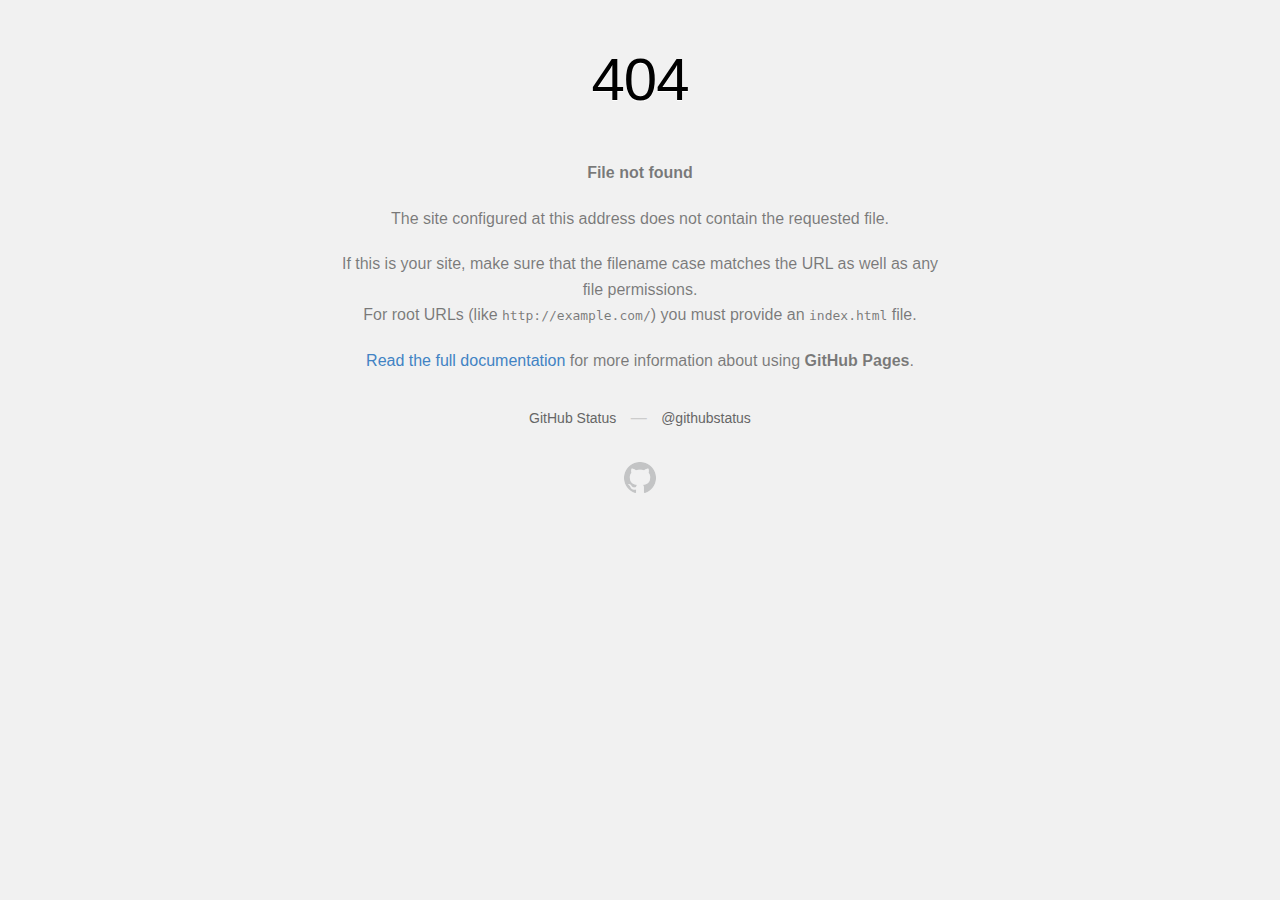
<file: assets/Resume(Kowsher).html>
<!DOCTYPE html>
<html>
  <head>
    <meta http-equiv="Content-type" content="text/html; charset=utf-8">
    <meta http-equiv="Content-Security-Policy" content="default-src 'none'; style-src 'unsafe-inline'; img-src data:; connect-src 'self'">
    <title>Page not found &middot; GitHub Pages</title>
    <style type="text/css" media="screen">
      body {
        background-color: #f1f1f1;
        margin: 0;
        font-family: "Helvetica Neue", Helvetica, Arial, sans-serif;
      }

      .container { margin: 50px auto 40px auto; width: 600px; text-align: center; }

      a { color: #4183c4; text-decoration: none; }
      a:hover { text-decoration: underline; }

      h1 { width: 800px; position:relative; left: -100px; letter-spacing: -1px; line-height: 60px; font-size: 60px; font-weight: 100; margin: 0px 0 50px 0; text-shadow: 0 1px 0 #fff; }
      p { color: rgba(0, 0, 0, 0.5); margin: 20px 0; line-height: 1.6; }

      ul { list-style: none; margin: 25px 0; padding: 0; }
      li { display: table-cell; font-weight: bold; width: 1%; }

      .logo { display: inline-block; margin-top: 35px; }
      .logo-img-2x { display: none; }
      @media
      only screen and (-webkit-min-device-pixel-ratio: 2),
      only screen and (   min--moz-device-pixel-ratio: 2),
      only screen and (     -o-min-device-pixel-ratio: 2/1),
      only screen and (        min-device-pixel-ratio: 2),
      only screen and (                min-resolution: 192dpi),
      only screen and (                min-resolution: 2dppx) {
        .logo-img-1x { display: none; }
        .logo-img-2x { display: inline-block; }
      }

      #suggestions {
        margin-top: 35px;
        color: #ccc;
      }
      #suggestions a {
        color: #666666;
        font-weight: 200;
        font-size: 14px;
        margin: 0 10px;
      }

    </style>
  </head>
  <body>

    <div class="container">

      <h1>404</h1>
      <p><strong>File not found</strong></p>

      <p>
        The site configured at this address does not
        contain the requested file.
      </p>

      <p>
        If this is your site, make sure that the filename case matches the URL
        as well as any file permissions.<br>
        For root URLs (like <code>http://example.com/</code>) you must provide an
        <code>index.html</code> file.
      </p>

      <p>
        <a href="https://help.github.com/pages/">Read the full documentation</a>
        for more information about using <strong>GitHub Pages</strong>.
      </p>

      <div id="suggestions">
        <a href="https://githubstatus.com">GitHub Status</a> &mdash;
        <a href="https://twitter.com/githubstatus">@githubstatus</a>
      </div>

      <a href="/" class="logo logo-img-1x">
        <img width="32" height="32" title="" alt="" src="[data-uri]">
      </a>

      <a href="/" class="logo logo-img-2x">
        <img width="32" height="32" title="" alt="" src="[data-uri]">
      </a>
    </div>
  </body>
</html>
</file>
<file: assets/vendor/venobox/venobox.css>
/* ------ venobox.css --------*/
.vbox-overlay *, .vbox-overlay *:before, .vbox-overlay *:after{
    -webkit-backface-visibility: hidden;
    -webkit-box-sizing:border-box;
    -moz-box-sizing:border-box;
    box-sizing:border-box;
}
.vbox-overlay * { 
    -webkit-backface-visibility: visible;
    backface-visibility: visible;
}
.vbox-overlay{
    display: -webkit-flex;
    display: flex;
    -webkit-flex-direction: column;
    flex-direction: column;
    -webkit-justify-content: center;
    justify-content: center;
    -webkit-align-items: center;
    align-items: center;
    position: fixed;
    left: 0;
    top: 0;
    bottom: 0;
    right: 0;
    z-index: 1040;
    -webkit-transform:translateZ(1000px);
    transform: translateZ(1000px);
    transform-style: preserve-3d;
}

/* ----- navigation ----- */
.vbox-title{
    width: 100%;
    height: 40px;
    float: left;
    text-align: center;
    line-height: 28px;
    font-size: 12px;
    padding: 6px 40px;
    overflow: hidden;
    position: fixed;
    display: none;
    left: 0;
    z-index: 1050;
}
.vbox-close{
    cursor: pointer;
    position: fixed;
    top: -1px;
    right: 0;
    width: 50px;
    height: 40px;
    padding: 6px;
    display: block;
    background-position:10px center;
    overflow: hidden;
    font-size: 24px;
    line-height: 1;
    text-align: center;
    z-index: 1050;
}
.vbox-num{
    cursor: pointer;
    position: fixed;
    left: 0;
    height: 40px;
    display: block;
    overflow: hidden;
    line-height: 28px;
    font-size: 12px;
    padding: 6px 10px;
    display: none;
    z-index: 1050;
}
/* ----- navigation ARROWS ----- */
.vbox-next, .vbox-prev{
    position: fixed;
    top: 50%;
    margin-top: -15px;
    overflow: hidden;
    cursor: pointer;
    display: block;
    width: 45px;
    height: 45px;
    z-index: 1050;
}
.vbox-next span, .vbox-prev span{
    position: relative;
    width: 20px;
    height: 20px;
    border: 2px solid transparent;
    border-top-color: #B6B6B6;
    border-right-color: #B6B6B6;
    text-indent: -100px;
    position: absolute;
    top: 8px;
    display: block;
}
.vbox-prev{
    left: 15px;
}
.vbox-next{
    right: 15px;
}
.vbox-prev span{
    left: 10px;
    -ms-transform: rotate(-135deg);
    -webkit-transform: rotate(-135deg);
    transform: rotate(-135deg);
}
.vbox-next span{
    -ms-transform: rotate(45deg);
    -webkit-transform: rotate(45deg);
    transform: rotate(45deg);
    right: 10px;
}
/* ------- inline window ------ */
.vbox-inline{
    width: 420px;
    height: 315px;
    height: 70vh;
    padding: 10px;
    background: #fff;
    margin: 0 auto;
    overflow: auto;
    text-align: left;
}
/* ------- Video & iFrames window ------ */
.venoframe{
    max-width: 100%;
    width: 100%;
    border: none;
    width: 100%;
    height: 260px;
    height: 70vh;
}
.venoframe.vbvid{
    height: 260px;
}
@media (min-width: 768px) {
    .venoframe, .vbox-inline{
        width: 90%;
        height: 360px;
        height: 70vh;
    }
    .venoframe.vbvid{
        width: 640px;
        height: 360px;
    }
}
@media (min-width: 992px) {
    .venoframe, .vbox-inline{
        max-width: 1200px;
        width: 80%;
        height: 540px;
        height: 70vh;
    }
    .venoframe.vbvid{
        width: 960px;
        height: 540px;
    }
}
/* 
Please do NOT edit this part! 
or at least read this note: http://i.imgur.com/7C0ws9e.gif
*/
.vbox-open{
    overflow: hidden;
}
.vbox-container{
    position: absolute;
    left: 0;
    right: 0;
    top: 0;
    bottom: 0;
    overflow-x: hidden;
    overflow-y: scroll;
    overflow-scrolling: touch;
    -webkit-overflow-scrolling: touch;
    z-index: 20;
    max-height: 100%;

}

.vbox-content{
    text-align: center;
    float: left;
    width: 100%;
    position: relative;
    overflow: hidden;
    padding: 20px 4%;
}
.vbox-container img{
    max-width: 100%;
    height: auto;
}
.vbox-figlio{
    box-shadow: 0 0 12px rgba(0,0,0,0.19), 0 6px 6px rgba(0,0,0,0.23);
    max-width: 100%;
    text-align: initial;
}
img.vbox-figlio{
    -webkit-user-select: none;
-khtml-user-select: none;
-moz-user-select: none;
-o-user-select: none;
user-select: none;
}
.vbox-content.swipe-left{
    margin-left: -200px !important;
}
.vbox-content.swipe-right{
    margin-left: 200px !important;
}
.vbox-animated{
    webkit-transition: margin 300ms ease-out;
    transition: margin 300ms ease-out;
}

/* ---------- preloader ----------
 * SPINKIT 
 * http://tobiasahlin.com/spinkit/
-------------------------------- */
.sk-double-bounce,.sk-rotating-plane{width:40px;height:40px;margin:40px auto}.sk-rotating-plane{background-color:#333;-webkit-animation:sk-rotatePlane 1.2s infinite ease-in-out;animation:sk-rotatePlane 1.2s infinite ease-in-out}@-webkit-keyframes sk-rotatePlane{0%{-webkit-transform:perspective(120px) rotateX(0) rotateY(0);transform:perspective(120px) rotateX(0) rotateY(0)}50%{-webkit-transform:perspective(120px) rotateX(-180.1deg) rotateY(0);transform:perspective(120px) rotateX(-180.1deg) rotateY(0)}100%{-webkit-transform:perspective(120px) rotateX(-180deg) rotateY(-179.9deg);transform:perspective(120px) rotateX(-180deg) rotateY(-179.9deg)}}@keyframes sk-rotatePlane{0%{-webkit-transform:perspective(120px) rotateX(0) rotateY(0);transform:perspective(120px) rotateX(0) rotateY(0)}50%{-webkit-transform:perspective(120px) rotateX(-180.1deg) rotateY(0);transform:perspective(120px) rotateX(-180.1deg) rotateY(0)}100%{-webkit-transform:perspective(120px) rotateX(-180deg) rotateY(-179.9deg);transform:perspective(120px) rotateX(-180deg) rotateY(-179.9deg)}}.sk-double-bounce{position:relative}.sk-double-bounce .sk-child{width:100%;height:100%;border-radius:50%;background-color:#333;opacity:.6;position:absolute;top:0;left:0;-webkit-animation:sk-doubleBounce 2s infinite ease-in-out;animation:sk-doubleBounce 2s infinite ease-in-out}.sk-chasing-dots .sk-child,.sk-spinner-pulse,.sk-three-bounce .sk-child{background-color:#333;border-radius:100%}.sk-double-bounce .sk-double-bounce2{-webkit-animation-delay:-1s;animation-delay:-1s}@-webkit-keyframes sk-doubleBounce{0%,100%{-webkit-transform:scale(0);transform:scale(0)}50%{-webkit-transform:scale(1);transform:scale(1)}}@keyframes sk-doubleBounce{0%,100%{-webkit-transform:scale(0);transform:scale(0)}50%{-webkit-transform:scale(1);transform:scale(1)}}.sk-wave{margin:40px auto;width:50px;height:40px;text-align:center;font-size:10px}.sk-wave .sk-rect{background-color:#333;height:100%;width:6px;display:inline-block;-webkit-animation:sk-waveStretchDelay 1.2s infinite ease-in-out;animation:sk-waveStretchDelay 1.2s infinite ease-in-out}.sk-wave .sk-rect1{-webkit-animation-delay:-1.2s;animation-delay:-1.2s}.sk-wave .sk-rect2{-webkit-animation-delay:-1.1s;animation-delay:-1.1s}.sk-wave .sk-rect3{-webkit-animation-delay:-1s;animation-delay:-1s}.sk-wave .sk-rect4{-webkit-animation-delay:-.9s;animation-delay:-.9s}.sk-wave .sk-rect5{-webkit-animation-delay:-.8s;animation-delay:-.8s}@-webkit-keyframes sk-waveStretchDelay{0%,100%,40%{-webkit-transform:scaleY(.4);transform:scaleY(.4)}20%{-webkit-transform:scaleY(1);transform:scaleY(1)}}@keyframes sk-waveStretchDelay{0%,100%,40%{-webkit-transform:scaleY(.4);transform:scaleY(.4)}20%{-webkit-transform:scaleY(1);transform:scaleY(1)}}.sk-wandering-cubes{margin:40px auto;width:40px;height:40px;position:relative}.sk-wandering-cubes .sk-cube{background-color:#333;width:10px;height:10px;position:absolute;top:0;left:0;-webkit-animation:sk-wanderingCube 1.8s ease-in-out -1.8s infinite both;animation:sk-wanderingCube 1.8s ease-in-out -1.8s infinite both}.sk-chasing-dots,.sk-spinner-pulse{width:40px;height:40px;margin:40px auto}.sk-wandering-cubes .sk-cube2{-webkit-animation-delay:-.9s;animation-delay:-.9s}@-webkit-keyframes sk-wanderingCube{0%{-webkit-transform:rotate(0);transform:rotate(0)}25%{-webkit-transform:translateX(30px) rotate(-90deg) scale(.5);transform:translateX(30px) rotate(-90deg) scale(.5)}50%{-webkit-transform:translateX(30px) translateY(30px) rotate(-179deg);transform:translateX(30px) translateY(30px) rotate(-179deg)}50.1%{-webkit-transform:translateX(30px) translateY(30px) rotate(-180deg);transform:translateX(30px) translateY(30px) rotate(-180deg)}75%{-webkit-transform:translateX(0) translateY(30px) rotate(-270deg) scale(.5);transform:translateX(0) translateY(30px) rotate(-270deg) scale(.5)}100%{-webkit-transform:rotate(-360deg);transform:rotate(-360deg)}}@keyframes sk-wanderingCube{0%{-webkit-transform:rotate(0);transform:rotate(0)}25%{-webkit-transform:translateX(30px) rotate(-90deg) scale(.5);transform:translateX(30px) rotate(-90deg) scale(.5)}50%{-webkit-transform:translateX(30px) translateY(30px) rotate(-179deg);transform:translateX(30px) translateY(30px) rotate(-179deg)}50.1%{-webkit-transform:translateX(30px) translateY(30px) rotate(-180deg);transform:translateX(30px) translateY(30px) rotate(-180deg)}75%{-webkit-transform:translateX(0) translateY(30px) rotate(-270deg) scale(.5);transform:translateX(0) translateY(30px) rotate(-270deg) scale(.5)}100%{-webkit-transform:rotate(-360deg);transform:rotate(-360deg)}}.sk-spinner-pulse{-webkit-animation:sk-pulseScaleOut 1s infinite ease-in-out;animation:sk-pulseScaleOut 1s infinite ease-in-out}@-webkit-keyframes sk-pulseScaleOut{0%{-webkit-transform:scale(0);transform:scale(0)}100%{-webkit-transform:scale(1);transform:scale(1);opacity:0}}@keyframes sk-pulseScaleOut{0%{-webkit-transform:scale(0);transform:scale(0)}100%{-webkit-transform:scale(1);transform:scale(1);opacity:0}}.sk-chasing-dots{position:relative;text-align:center;-webkit-animation:sk-chasingDotsRotate 2s infinite linear;animation:sk-chasingDotsRotate 2s infinite linear}.sk-chasing-dots .sk-child{width:60%;height:60%;display:inline-block;position:absolute;top:0;-webkit-animation:sk-chasingDotsBounce 2s infinite ease-in-out;animation:sk-chasingDotsBounce 2s infinite ease-in-out}.sk-chasing-dots .sk-dot2{top:auto;bottom:0;-webkit-animation-delay:-1s;animation-delay:-1s}@-webkit-keyframes sk-chasingDotsRotate{100%{-webkit-transform:rotate(360deg);transform:rotate(360deg)}}@keyframes sk-chasingDotsRotate{100%{-webkit-transform:rotate(360deg);transform:rotate(360deg)}}@-webkit-keyframes sk-chasingDotsBounce{0%,100%{-webkit-transform:scale(0);transform:scale(0)}50%{-webkit-transform:scale(1);transform:scale(1)}}@keyframes sk-chasingDotsBounce{0%,100%{-webkit-transform:scale(0);transform:scale(0)}50%{-webkit-transform:scale(1);transform:scale(1)}}.sk-three-bounce{margin:40px auto;width:80px;text-align:center}.sk-three-bounce .sk-child{width:20px;height:20px;display:inline-block;-webkit-animation:sk-three-bounce 1.4s ease-in-out 0s infinite both;animation:sk-three-bounce 1.4s ease-in-out 0s infinite both}.sk-circle .sk-child:before,.sk-fading-circle .sk-circle:before{display:block;border-radius:100%;content:'';background-color:#333}.sk-three-bounce .sk-bounce1{-webkit-animation-delay:-.32s;animation-delay:-.32s}.sk-three-bounce .sk-bounce2{-webkit-animation-delay:-.16s;animation-delay:-.16s}@-webkit-keyframes sk-three-bounce{0%,100%,80%{-webkit-transform:scale(0);transform:scale(0)}40%{-webkit-transform:scale(1);transform:scale(1)}}@keyframes sk-three-bounce{0%,100%,80%{-webkit-transform:scale(0);transform:scale(0)}40%{-webkit-transform:scale(1);transform:scale(1)}}.sk-circle{margin:40px auto;width:40px;height:40px;position:relative}.sk-circle .sk-child{width:100%;height:100%;position:absolute;left:0;top:0}.sk-circle .sk-child:before{margin:0 auto;width:15%;height:15%;-webkit-animation:sk-circleBounceDelay 1.2s infinite ease-in-out both;animation:sk-circleBounceDelay 1.2s infinite ease-in-out both}.sk-circle .sk-circle2{-webkit-transform:rotate(30deg);-ms-transform:rotate(30deg);transform:rotate(30deg)}.sk-circle .sk-circle3{-webkit-transform:rotate(60deg);-ms-transform:rotate(60deg);transform:rotate(60deg)}.sk-circle .sk-circle4{-webkit-transform:rotate(90deg);-ms-transform:rotate(90deg);transform:rotate(90deg)}.sk-circle .sk-circle5{-webkit-transform:rotate(120deg);-ms-transform:rotate(120deg);transform:rotate(120deg)}.sk-circle .sk-circle6{-webkit-transform:rotate(150deg);-ms-transform:rotate(150deg);transform:rotate(150deg)}.sk-circle .sk-circle7{-webkit-transform:rotate(180deg);-ms-transform:rotate(180deg);transform:rotate(180deg)}.sk-circle .sk-circle8{-webkit-transform:rotate(210deg);-ms-transform:rotate(210deg);transform:rotate(210deg)}.sk-circle .sk-circle9{-webkit-transform:rotate(240deg);-ms-transform:rotate(240deg);transform:rotate(240deg)}.sk-circle .sk-circle10{-webkit-transform:rotate(270deg);-ms-transform:rotate(270deg);transform:rotate(270deg)}.sk-circle .sk-circle11{-webkit-transform:rotate(300deg);-ms-transform:rotate(300deg);transform:rotate(300deg)}.sk-circle .sk-circle12{-webkit-transform:rotate(330deg);-ms-transform:rotate(330deg);transform:rotate(330deg)}.sk-circle .sk-circle2:before{-webkit-animation-delay:-1.1s;animation-delay:-1.1s}.sk-circle .sk-circle3:before{-webkit-animation-delay:-1s;animation-delay:-1s}.sk-circle .sk-circle4:before{-webkit-animation-delay:-.9s;animation-delay:-.9s}.sk-circle .sk-circle5:before{-webkit-animation-delay:-.8s;animation-delay:-.8s}.sk-circle .sk-circle6:before{-webkit-animation-delay:-.7s;animation-delay:-.7s}.sk-circle .sk-circle7:before{-webkit-animation-delay:-.6s;animation-delay:-.6s}.sk-circle .sk-circle8:before{-webkit-animation-delay:-.5s;animation-delay:-.5s}.sk-circle .sk-circle9:before{-webkit-animation-delay:-.4s;animation-delay:-.4s}.sk-circle .sk-circle10:before{-webkit-animation-delay:-.3s;animation-delay:-.3s}.sk-circle .sk-circle11:before{-webkit-animation-delay:-.2s;animation-delay:-.2s}.sk-circle .sk-circle12:before{-webkit-animation-delay:-.1s;animation-delay:-.1s}@-webkit-keyframes sk-circleBounceDelay{0%,100%,80%{-webkit-transform:scale(0);transform:scale(0)}40%{-webkit-transform:scale(1);transform:scale(1)}}@keyframes sk-circleBounceDelay{0%,100%,80%{-webkit-transform:scale(0);transform:scale(0)}40%{-webkit-transform:scale(1);transform:scale(1)}}.sk-cube-grid{width:40px;height:40px;margin:40px auto}.sk-cube-grid .sk-cube{width:33.33%;height:33.33%;background-color:#333;float:left;-webkit-animation:sk-cubeGridScaleDelay 1.3s infinite ease-in-out;animation:sk-cubeGridScaleDelay 1.3s infinite ease-in-out}.sk-cube-grid .sk-cube1{-webkit-animation-delay:.2s;animation-delay:.2s}.sk-cube-grid .sk-cube2{-webkit-animation-delay:.3s;animation-delay:.3s}.sk-cube-grid .sk-cube3{-webkit-animation-delay:.4s;animation-delay:.4s}.sk-cube-grid .sk-cube4{-webkit-animation-delay:.1s;animation-delay:.1s}.sk-cube-grid .sk-cube5{-webkit-animation-delay:.2s;animation-delay:.2s}.sk-cube-grid .sk-cube6{-webkit-animation-delay:.3s;animation-delay:.3s}.sk-cube-grid .sk-cube7{-webkit-animation-delay:0ms;animation-delay:0ms}.sk-cube-grid .sk-cube8{-webkit-animation-delay:.1s;animation-delay:.1s}.sk-cube-grid .sk-cube9{-webkit-animation-delay:.2s;animation-delay:.2s}@-webkit-keyframes sk-cubeGridScaleDelay{0%,100%,70%{-webkit-transform:scale3D(1,1,1);transform:scale3D(1,1,1)}35%{-webkit-transform:scale3D(0,0,1);transform:scale3D(0,0,1)}}@keyframes sk-cubeGridScaleDelay{0%,100%,70%{-webkit-transform:scale3D(1,1,1);transform:scale3D(1,1,1)}35%{-webkit-transform:scale3D(0,0,1);transform:scale3D(0,0,1)}}.sk-fading-circle{margin:40px auto;width:40px;height:40px;position:relative}.sk-fading-circle .sk-circle{width:100%;height:100%;position:absolute;left:0;top:0}.sk-fading-circle .sk-circle:before{margin:0 auto;width:15%;height:15%;-webkit-animation:sk-circleFadeDelay 1.2s infinite ease-in-out both;animation:sk-circleFadeDelay 1.2s infinite ease-in-out both}.sk-fading-circle .sk-circle2{-webkit-transform:rotate(30deg);-ms-transform:rotate(30deg);transform:rotate(30deg)}.sk-fading-circle .sk-circle3{-webkit-transform:rotate(60deg);-ms-transform:rotate(60deg);transform:rotate(60deg)}.sk-fading-circle .sk-circle4{-webkit-transform:rotate(90deg);-ms-transform:rotate(90deg);transform:rotate(90deg)}.sk-fading-circle .sk-circle5{-webkit-transform:rotate(120deg);-ms-transform:rotate(120deg);transform:rotate(120deg)}.sk-fading-circle .sk-circle6{-webkit-transform:rotate(150deg);-ms-transform:rotate(150deg);transform:rotate(150deg)}.sk-fading-circle .sk-circle7{-webkit-transform:rotate(180deg);-ms-transform:rotate(180deg);transform:rotate(180deg)}.sk-fading-circle .sk-circle8{-webkit-transform:rotate(210deg);-ms-transform:rotate(210deg);transform:rotate(210deg)}.sk-fading-circle .sk-circle9{-webkit-transform:rotate(240deg);-ms-transform:rotate(240deg);transform:rotate(240deg)}.sk-fading-circle .sk-circle10{-webkit-transform:rotate(270deg);-ms-transform:rotate(270deg);transform:rotate(270deg)}.sk-fading-circle .sk-circle11{-webkit-transform:rotate(300deg);-ms-transform:rotate(300deg);transform:rotate(300deg)}.sk-fading-circle .sk-circle12{-webkit-transform:rotate(330deg);-ms-transform:rotate(330deg);transform:rotate(330deg)}.sk-fading-circle .sk-circle2:before{-webkit-animation-delay:-1.1s;animation-delay:-1.1s}.sk-fading-circle .sk-circle3:before{-webkit-animation-delay:-1s;animation-delay:-1s}.sk-fading-circle .sk-circle4:before{-webkit-animation-delay:-.9s;animation-delay:-.9s}.sk-fading-circle .sk-circle5:before{-webkit-animation-delay:-.8s;animation-delay:-.8s}.sk-fading-circle .sk-circle6:before{-webkit-animation-delay:-.7s;animation-delay:-.7s}.sk-fading-circle .sk-circle7:before{-webkit-animation-delay:-.6s;animation-delay:-.6s}.sk-fading-circle .sk-circle8:before{-webkit-animation-delay:-.5s;animation-delay:-.5s}.sk-fading-circle .sk-circle9:before{-webkit-animation-delay:-.4s;animation-delay:-.4s}.sk-fading-circle .sk-circle10:before{-webkit-animation-delay:-.3s;animation-delay:-.3s}.sk-fading-circle .sk-circle11:before{-webkit-animation-delay:-.2s;animation-delay:-.2s}.sk-fading-circle .sk-circle12:before{-webkit-animation-delay:-.1s;animation-delay:-.1s}@-webkit-keyframes sk-circleFadeDelay{0%,100%,39%{opacity:0}40%{opacity:1}}@keyframes sk-circleFadeDelay{0%,100%,39%{opacity:0}40%{opacity:1}}.sk-folding-cube{margin:40px auto;width:40px;height:40px;position:relative;-webkit-transform:rotateZ(45deg);transform:rotateZ(45deg)}.sk-folding-cube .sk-cube{float:left;width:50%;height:50%;position:relative;-webkit-transform:scale(1.1);-ms-transform:scale(1.1);transform:scale(1.1)}.sk-folding-cube .sk-cube:before{content:'';position:absolute;top:0;left:0;width:100%;height:100%;background-color:#333;-webkit-animation:sk-foldCubeAngle 2.4s infinite linear both;animation:sk-foldCubeAngle 2.4s infinite linear both;-webkit-transform-origin:100% 100%;-ms-transform-origin:100% 100%;transform-origin:100% 100%}.sk-folding-cube .sk-cube2{-webkit-transform:scale(1.1) rotateZ(90deg);transform:scale(1.1) rotateZ(90deg)}.sk-folding-cube .sk-cube3{-webkit-transform:scale(1.1) rotateZ(180deg);transform:scale(1.1) rotateZ(180deg)}.sk-folding-cube .sk-cube4{-webkit-transform:scale(1.1) rotateZ(270deg);transform:scale(1.1) rotateZ(270deg)}.sk-folding-cube .sk-cube2:before{-webkit-animation-delay:.3s;animation-delay:.3s}.sk-folding-cube .sk-cube3:before{-webkit-animation-delay:.6s;animation-delay:.6s}.sk-folding-cube .sk-cube4:before{-webkit-animation-delay:.9s;animation-delay:.9s}@-webkit-keyframes sk-foldCubeAngle{0%,10%{-webkit-transform:perspective(140px) rotateX(-180deg);transform:perspective(140px) rotateX(-180deg);opacity:0}25%,75%{-webkit-transform:perspective(140px) rotateX(0);transform:perspective(140px) rotateX(0);opacity:1}100%,90%{-webkit-transform:perspective(140px) rotateY(180deg);transform:perspective(140px) rotateY(180deg);opacity:0}}@keyframes sk-foldCubeAngle{0%,10%{-webkit-transform:perspective(140px) rotateX(-180deg);transform:perspective(140px) rotateX(-180deg);opacity:0}25%,75%{-webkit-transform:perspective(140px) rotateX(0);transform:perspective(140px) rotateX(0);opacity:1}100%,90%{-webkit-transform:perspective(140px) rotateY(180deg);transform:perspective(140px) rotateY(180deg);opacity:0}}
</file>
<file: assets/css/style.css>
/**
* Template Name: iPortfolio - v3.8.1
* Template URL: https://bootstrapmade.com/iportfolio-bootstrap-portfolio-websites-template/
* Author: BootstrapMade.com
* License: https://bootstrapmade.com/license/
*/

/*--------------------------------------------------------------
# General
--------------------------------------------------------------*/
body {
  font-family: "Open Sans", sans-serif;
  color: #272829;
}

a {
  color: #149ddd;
  text-decoration: none;
}

a:hover {
  color: #37b3ed;
  text-decoration: none;
}

h1,
h2,
h3,
h4,
h5,
h6 {
  font-family: "Raleway", sans-serif;
}

/*--------------------------------------------------------------
# Back to top button
--------------------------------------------------------------*/
.back-to-top {
  position: fixed;
  visibility: hidden;
  opacity: 0;
  right: 15px;
  bottom: 15px;
  z-index: 996;
  background: #149ddd;
  width: 40px;
  height: 40px;
  border-radius: 50px;
  transition: all 0.4s;
}

.back-to-top i {
  font-size: 28px;
  color: #fff;
  line-height: 0;
}

.back-to-top:hover {
  background: #2eafec;
  color: #fff;
}

.back-to-top.active {
  visibility: visible;
  opacity: 1;
}

/*--------------------------------------------------------------
# Header
--------------------------------------------------------------*/
#header {
  position: fixed;
  top: 0;
  left: 0;
  bottom: 0;
  width: 300px;
  transition: all ease-in-out 0.5s;
  z-index: 9997;
  transition: all 0.5s;
  padding: 0 15px;
  background: #040b14;
  overflow-y: auto;
}

#header .profile img {
  margin: 15px auto;
  display: block;
  width: 120px;
  border: 8px solid #2c2f3f;
}

#header .profile h1 {
  font-size: 24px;
  margin: 0;
  padding: 0;
  font-weight: 600;
  -moz-text-align-last: center;
  text-align-last: center;
  font-family: "Poppins", sans-serif;
}

#header .profile h1 a,
#header .profile h1 a:hover {
  color: #fff;
  text-decoration: none;
}

#header .profile .social-links a {
  font-size: 18px;
  display: inline-block;
  background: #212431;
  color: #fff;
  line-height: 1;
  padding: 8px 0;
  margin-right: 4px;
  border-radius: 50%;
  text-align: center;
  width: 36px;
  height: 36px;
  transition: 0.3s;
}

#header .profile .social-links a:hover {
  background: #149ddd;
  color: #fff;
  text-decoration: none;
}

#main {
  /* margin-left: 300px; */
  margin-left: 420px;
  margin-right: 120px;
}

@media (max-width: 1199px) {
  #header {
    left: -300px;
  }

  #main {
    margin-left: 0;
  }
}

/*--------------------------------------------------------------
# Navigation Menu
--------------------------------------------------------------*/
/* Desktop Navigation */
.nav-menu {
  padding: 30px 0 0 0;
}

.nav-menu * {
  margin: 0;
  padding: 0;
  list-style: none;
}

.nav-menu>ul>li {
  position: relative;
  white-space: nowrap;
}

.nav-menu a,
.nav-menu a:focus {
  display: flex;
  align-items: center;
  color: #a8a9b4;
  padding: 12px 15px;
  margin-bottom: 8px;
  transition: 0.3s;
  font-size: 15px;
}

.nav-menu a i,
.nav-menu a:focus i {
  font-size: 24px;
  padding-right: 8px;
  color: #6f7180;
}

.nav-menu a:hover,
.nav-menu .active,
.nav-menu .active:focus,
.nav-menu li:hover>a {
  text-decoration: none;
  color: #fff;
}

.nav-menu a:hover i,
.nav-menu .active i,
.nav-menu .active:focus i,
.nav-menu li:hover>a i {
  color: #149ddd;
}

/* Mobile Navigation */
.mobile-nav-toggle {
  position: fixed;
  right: 15px;
  top: 15px;
  z-index: 9998;
  border: 0;
  font-size: 24px;
  transition: all 0.4s;
  outline: none !important;
  background-color: #149ddd;
  color: #fff;
  width: 40px;
  height: 40px;
  display: inline-flex;
  align-items: center;
  justify-content: center;
  line-height: 0;
  border-radius: 50px;
  cursor: pointer;
}

.mobile-nav-active {
  overflow: hidden;
}

.mobile-nav-active #header {
  left: 0;
}

/*--------------------------------------------------------------
# Hero Section
--------------------------------------------------------------*/
#hero {
  width: 100%;
  height: 100vh;
  background: url("../img/hero-bg.jpg") top center;
  background-size: cover;
}

#hero:before {
  content: "";
  background: rgba(5, 13, 24, 0.3);
  position: absolute;
  bottom: 0;
  top: 0;
  left: 0;
  right: 0;
  z-index: 1;
}

#hero .hero-container {
  position: relative;
  z-index: 2;
  min-width: 300px;
}

#hero h1 {
  margin: 0 0 10px 0;
  font-size: 64px;
  font-weight: 700;
  line-height: 56px;
  color: #fff;
}

#hero p {
  color: #fff;
  margin-bottom: 50px;
  font-size: 26px;
  font-family: "Poppins", sans-serif;
}

#hero p span {
  color: #fff;
  padding-bottom: 4px;
  letter-spacing: 1px;
  border-bottom: 3px solid #149ddd;
}

@media (min-width: 1024px) {
  #hero {
    background-attachment: fixed;
  }
}

@media (max-width: 768px) {
  #hero h1 {
    font-size: 28px;
    line-height: 36px;
  }

  #hero h2 {
    font-size: 18px;
    line-height: 24px;
    margin-bottom: 30px;
  }
}

/*--------------------------------------------------------------
# Sections General
--------------------------------------------------------------*/
section {
  padding: 60px 0;
  overflow: hidden;
}

.section-bg {
  background: #f5f8fd;
}

.section-title {
  padding-bottom: 30px;
}

.section-title h2 {
  font-size: 32px;
  font-weight: bold;
  margin-bottom: 20px;
  padding-bottom: 20px;
  position: relative;
  color: #173b6c;
}

.section-title h2::after {
  content: "";
  position: absolute;
  display: block;
  width: 50px;
  height: 3px;
  background: #149ddd;
  bottom: 0;
  left: 0;
}

.section-title p {
  margin-bottom: 0;
}

/*--------------------------------------------------------------
# About
--------------------------------------------------------------*/
.about .content h3 {
  font-weight: 700;
  font-size: 26px;
  color: #173b6c;
}

.about .content ul {
  list-style: none;
  padding: 0;
}

.about .content ul li {
  margin-bottom: 20px;
  display: flex;
  align-items: center;
}

.about .content ul strong {
  margin-right: 10px;
}

.about .content ul i {
  font-size: 16px;
  margin-right: 5px;
  color: #149ddd;
  line-height: 0;
}

.about .content p:last-child {
  margin-bottom: 0;
}

/*--------------------------------------------------------------
# Facts
--------------------------------------------------------------*/
.facts {
  padding-bottom: 30px;
}

.facts .count-box {
  padding: 30px;
  width: 100%;
}

.facts .count-box i {
  display: block;
  font-size: 44px;
  color: #149ddd;
  float: left;
  line-height: 0;
}

.facts .count-box span {
  font-size: 48px;
  line-height: 40px;
  display: block;
  font-weight: 700;
  color: #050d18;
  margin-left: 60px;
}

.facts .count-box p {
  padding: 15px 0 0 0;
  margin: 0 0 0 60px;
  font-family: "Raleway", sans-serif;
  font-size: 14px;
  color: #122f57;
}

.facts .count-box a {
  font-weight: 600;
  display: block;
  margin-top: 20px;
  color: #122f57;
  font-size: 15px;
  font-family: "Poppins", sans-serif;
  transition: ease-in-out 0.3s;
}

.facts .count-box a:hover {
  color: #1f5297;
}

/*--------------------------------------------------------------
# Akills
--------------------------------------------------------------*/
.skills .progress {
  height: 60px;
  display: block;
  background: none;
  border-radius: 0;
}

.skills .progress .skill {
  padding: 0;
  margin: 0 0 6px 0;
  text-transform: uppercase;
  display: block;
  font-weight: 600;
  font-family: "Poppins", sans-serif;
  color: #050d18;
}

.skills .progress .skill .val {
  float: right;
  font-style: normal;
}

.skills .progress-bar-wrap {
  background: #dce8f8;
  height: 10px;
}

.skills .progress-bar {
  width: 1px;
  height: 10px;
  transition: 0.9s;
  background-color: #149ddd;
}

/*--------------------------------------------------------------
# Resume
--------------------------------------------------------------*/
.resume .resume-title {
  font-size: 26px;
  font-weight: 700;
  margin-top: 20px;
  margin-bottom: 20px;
  color: #050d18;
}

.resume .resume-item {
  padding: 0 0 20px 20px;
  margin-top: -2px;
  border-left: 2px solid #1f5297;
  position: relative;
}

.resume .resume-item h4 {
  line-height: 18px;
  font-size: 18px;
  font-weight: 600;
  text-transform: uppercase;
  font-family: "Poppins", sans-serif;
  color: #050d18;
  margin-bottom: 10px;
}

.resume .resume-item h5 {
  font-size: 16px;
  background: #e4edf9;
  padding: 5px 15px;
  display: inline-block;
  font-weight: 600;
  margin-bottom: 10px;
}

.resume .resume-item ul {
  padding-left: 20px;
}

.resume .resume-item ul li {
  padding-bottom: 10px;
}

.resume .resume-item:last-child {
  padding-bottom: 0;
}

.resume .resume-item::before {
  content: "";
  position: absolute;
  width: 16px;
  height: 16px;
  border-radius: 50px;
  left: -9px;
  top: 0;
  background: #fff;
  border: 2px solid #1f5297;
}

/*--------------------------------------------------------------
# Portfolio
--------------------------------------------------------------*/
.portfolio .portfolio-item {
  margin-bottom: 30px;
}

.portfolio #portfolio-flters {
  padding: 0;
  margin: 0 auto 35px auto;
  list-style: none;
  text-align: center;
  background: #fff;
  border-radius: 50px;
  padding: 2px 15px;
}

.portfolio #portfolio-flters li {
  cursor: pointer;
  display: inline-block;
  padding: 10px 15px 8px 15px;
  font-size: 14px;
  font-weight: 600;
  line-height: 1;
  text-transform: uppercase;
  color: #272829;
  margin-bottom: 5px;
  transition: all 0.3s ease-in-out;
}

.portfolio #portfolio-flters li:hover,
.portfolio #portfolio-flters li.filter-active {
  color: #149ddd;
}

.portfolio #portfolio-flters li:last-child {
  margin-right: 0;
}

.portfolio .portfolio-wrap {
  transition: 0.3s;
  position: relative;
  overflow: hidden;
  z-index: 1;
}

.portfolio .portfolio-wrap::before {
  content: "";
  background: rgba(255, 255, 255, 0.5);
  position: absolute;
  left: 0;
  right: 0;
  top: 0;
  bottom: 0;
  transition: all ease-in-out 0.3s;
  z-index: 2;
  opacity: 0;
}

.portfolio .portfolio-wrap .portfolio-links {
  opacity: 1;
  left: 0;
  right: 0;
  bottom: -60px;
  z-index: 3;
  position: absolute;
  transition: all ease-in-out 0.3s;
  display: flex;
  justify-content: center;
}

.portfolio .portfolio-wrap .portfolio-links a {
  color: #fff;
  font-size: 28px;
  text-align: center;
  background: rgba(20, 157, 221, 0.75);
  transition: 0.3s;
  width: 50%;
}

.portfolio .portfolio-wrap .portfolio-links a:hover {
  background: rgba(20, 157, 221, 0.95);
}

.portfolio .portfolio-wrap .portfolio-links a+a {
  border-left: 1px solid #37b3ed;
}

.portfolio .portfolio-wrap:hover::before {
  top: 0;
  left: 0;
  right: 0;
  bottom: 0;
  opacity: 1;
}

.portfolio .portfolio-wrap:hover .portfolio-links {
  opacity: 1;
  bottom: 0;
}

/*--------------------------------------------------------------
# Portfolio Details
--------------------------------------------------------------*/
.portfolio-details {
  padding-top: 40px;
}

.portfolio-details .portfolio-details-slider img {
  width: 100%;
}

.portfolio-details .portfolio-details-slider .swiper-pagination {
  margin-top: 20px;
  position: relative;
}

.portfolio-details .portfolio-details-slider .swiper-pagination .swiper-pagination-bullet {
  width: 12px;
  height: 12px;
  background-color: #fff;
  opacity: 1;
  border: 1px solid #149ddd;
}

.portfolio-details .portfolio-details-slider .swiper-pagination .swiper-pagination-bullet-active {
  background-color: #149ddd;
}

.portfolio-details .portfolio-info {
  padding: 30px;
  box-shadow: 0px 0 30px rgba(5, 13, 24, 0.08);
}

.portfolio-details .portfolio-info h3 {
  font-size: 22px;
  font-weight: 700;
  margin-bottom: 20px;
  padding-bottom: 20px;
  border-bottom: 1px solid #eee;
}

.portfolio-details .portfolio-info ul {
  list-style: none;
  padding: 0;
  font-size: 15px;
}

.portfolio-details .portfolio-info ul li+li {
  margin-top: 10px;
}

.portfolio-details .portfolio-description {
  padding-top: 30px;
}

.portfolio-details .portfolio-description h2 {
  font-size: 26px;
  font-weight: 700;
  margin-bottom: 20px;
}

.portfolio-details .portfolio-description p {
  padding: 0;
}

/*--------------------------------------------------------------
# Services
--------------------------------------------------------------*/
.services .icon-box {
  margin-bottom: 20px;
}

.services .icon {
  float: left;
  display: flex;
  align-items: center;
  justify-content: center;
  width: 54px;
  height: 54px;
  background: #149ddd;
  border-radius: 50%;
  transition: 0.5s;
  border: 1px solid #149ddd;
}

.services .icon i {
  color: #fff;
  font-size: 24px;
  line-height: 0;
}

.services .icon-box:hover .icon {
  background: #fff;
}

.services .icon-box:hover .icon i {
  color: #149ddd;
}

.services .title {
  margin-left: 80px;
  font-weight: 700;
  margin-bottom: 15px;
  font-size: 18px;
}

.services .title a {
  color: #343a40;
}

.services .title a:hover {
  color: #149ddd;
}

.services .description {
  margin-left: 80px;
  line-height: 24px;
  font-size: 14px;
}

/*--------------------------------------------------------------
# Testimonials
--------------------------------------------------------------*/
.testimonials .testimonials-carousel,
.testimonials .testimonials-slider {
  overflow: hidden;
}

.testimonials .testimonial-item {
  box-sizing: content-box;
  text-align: center;
  min-height: 320px;
}

.testimonials .testimonial-item .testimonial-img {
  width: 90px;
  border-radius: 50%;
  margin: 0 auto;
}

.testimonials .testimonial-item h3 {
  font-size: 18px;
  font-weight: bold;
  margin: 10px 0 5px 0;
  color: #111;
}

.testimonials .testimonial-item h4 {
  font-size: 14px;
  color: #999;
  margin: 0;
}

.testimonials .testimonial-item .quote-icon-left,
.testimonials .testimonial-item .quote-icon-right {
  color: #c3e8fa;
  font-size: 26px;
}

.testimonials .testimonial-item .quote-icon-left {
  display: inline-block;
  left: -5px;
  position: relative;
}

.testimonials .testimonial-item .quote-icon-right {
  display: inline-block;
  right: -5px;
  position: relative;
  top: 10px;
}

.testimonials .testimonial-item p {
  font-style: italic;
  margin: 0 15px 15px 15px;
  padding: 20px;
  background: #fff;
  position: relative;
  margin-bottom: 35px;
  border-radius: 6px;
  box-shadow: 0px 2px 15px rgba(0, 0, 0, 0.1);
}

.testimonials .testimonial-item p::after {
  content: "";
  width: 0;
  height: 0;
  border-top: 20px solid #fff;
  border-right: 20px solid transparent;
  border-left: 20px solid transparent;
  position: absolute;
  bottom: -20px;
  left: calc(50% - 20px);
}

.testimonials .swiper-pagination {
  margin-top: 20px;
  position: relative;
}

.testimonials .swiper-pagination .swiper-pagination-bullet {
  width: 12px;
  height: 12px;
  background-color: #fff;
  opacity: 1;
  border: 1px solid #149ddd;
}

.testimonials .swiper-pagination .swiper-pagination-bullet-active {
  background-color: #149ddd;
}

/*--------------------------------------------------------------
# Contact
--------------------------------------------------------------*/
.contact {
  padding-bottom: 130px;
}

.contact .info {
  padding: 30px;
  background: #fff;
  width: 100%;
  box-shadow: 0 0 24px 0 rgba(0, 0, 0, 0.12);
}

.contact .info i {
  font-size: 20px;
  color: #149ddd;
  float: left;
  width: 44px;
  height: 44px;
  background: #dff3fc;
  display: flex;
  justify-content: center;
  align-items: center;
  border-radius: 50px;
  transition: all 0.3s ease-in-out;
}

.contact .info h4 {
  padding: 0 0 0 60px;
  font-size: 22px;
  font-weight: 600;
  margin-bottom: 5px;
  color: #050d18;
}

.contact .info p {
  padding: 0 0 10px 60px;
  margin-bottom: 20px;
  font-size: 14px;
  color: #173b6c;
}

.contact .info .email p {
  padding-top: 5px;
}

.contact .info .social-links {
  padding-left: 60px;
}

.contact .info .social-links a {
  font-size: 18px;
  display: inline-block;
  background: #333;
  color: #fff;
  line-height: 1;
  padding: 8px 0;
  border-radius: 50%;
  text-align: center;
  width: 36px;
  height: 36px;
  transition: 0.3s;
  margin-right: 10px;
}

.contact .info .social-links a:hover {
  background: #149ddd;
  color: #fff;
}

.contact .info .email:hover i,
.contact .info .address:hover i,
.contact .info .phone:hover i {
  background: #149ddd;
  color: #fff;
}

.contact .php-email-form {
  width: 100%;
  padding: 30px;
  background: #fff;
  box-shadow: 0 0 24px 0 rgba(0, 0, 0, 0.12);
}

.contact .php-email-form .form-group {
  padding-bottom: 8px;
}

.contact .php-email-form .validate {
  display: none;
  color: red;
  margin: 0 0 15px 0;
  font-weight: 400;
  font-size: 13px;
}

.contact .php-email-form .error-message {
  display: none;
  color: #fff;
  background: #ed3c0d;
  text-align: left;
  padding: 15px;
  font-weight: 600;
}

.contact .php-email-form .error-message br+br {
  margin-top: 25px;
}

.contact .php-email-form .sent-message {
  display: none;
  color: #fff;
  background: #18d26e;
  text-align: center;
  padding: 15px;
  font-weight: 600;
}

.contact .php-email-form .loading {
  display: none;
  background: #fff;
  text-align: center;
  padding: 15px;
}

.contact .php-email-form .loading:before {
  content: "";
  display: inline-block;
  border-radius: 50%;
  width: 24px;
  height: 24px;
  margin: 0 10px -6px 0;
  border: 3px solid #18d26e;
  border-top-color: #eee;
  -webkit-animation: animate-loading 1s linear infinite;
  animation: animate-loading 1s linear infinite;
}

.contact .php-email-form .form-group {
  margin-bottom: 15px;
}

.contact .php-email-form label {
  padding-bottom: 8px;
}

.contact .php-email-form input,
.contact .php-email-form textarea {
  border-radius: 0;
  box-shadow: none;
  font-size: 14px;
}

.contact .php-email-form input {
  height: 44px;
}

.contact .php-email-form textarea {
  padding: 10px 15px;
}

.contact .php-email-form button[type=submit] {
  background: #149ddd;
  border: 0;
  padding: 10px 24px;
  color: #fff;
  transition: 0.4s;
  border-radius: 4px;
}

.contact .php-email-form button[type=submit]:hover {
  background: #37b3ed;
}

@-webkit-keyframes animate-loading {
  0% {
    transform: rotate(0deg);
  }

  100% {
    transform: rotate(360deg);
  }
}

@keyframes animate-loading {
  0% {
    transform: rotate(0deg);
  }

  100% {
    transform: rotate(360deg);
  }
}

/*--------------------------------------------------------------
# Breadcrumbs
--------------------------------------------------------------*/
.breadcrumbs {
  padding: 20px 0;
  background: #f9f9f9;
}

.breadcrumbs h2 {
  font-size: 26px;
  font-weight: 300;
}

.breadcrumbs ol {
  display: flex;
  flex-wrap: wrap;
  list-style: none;
  padding: 0;
  margin: 0;
  font-size: 15px;
}

.breadcrumbs ol li+li {
  padding-left: 10px;
}

.breadcrumbs ol li+li::before {
  display: inline-block;
  padding-right: 10px;
  color: #0e2442;
  content: "/";
}

@media (max-width: 768px) {
  .breadcrumbs .d-flex {
    display: block !important;
  }

  .breadcrumbs ol {
    display: block;
  }

  .breadcrumbs ol li {
    display: inline-block;
  }
}

/*--------------------------------------------------------------
# Footer
--------------------------------------------------------------*/
#footer {
  padding: 15px;
  color: #f4f6fd;
  font-size: 14px;
  position: fixed;
  left: 0;
  bottom: 0;
  width: 300px;
  z-index: 9999;
  background: #040b14;
}

#footer .copyright {
  text-align: center;
}

#footer .credits {
  padding-top: 5px;
  text-align: center;
  font-size: 13px;
  color: #eaebf0;
}

@media (max-width: 1199px) {
  #footer {
    position: static;
    width: auto;
    padding-right: 20px 15px;
  }
}
</file>
